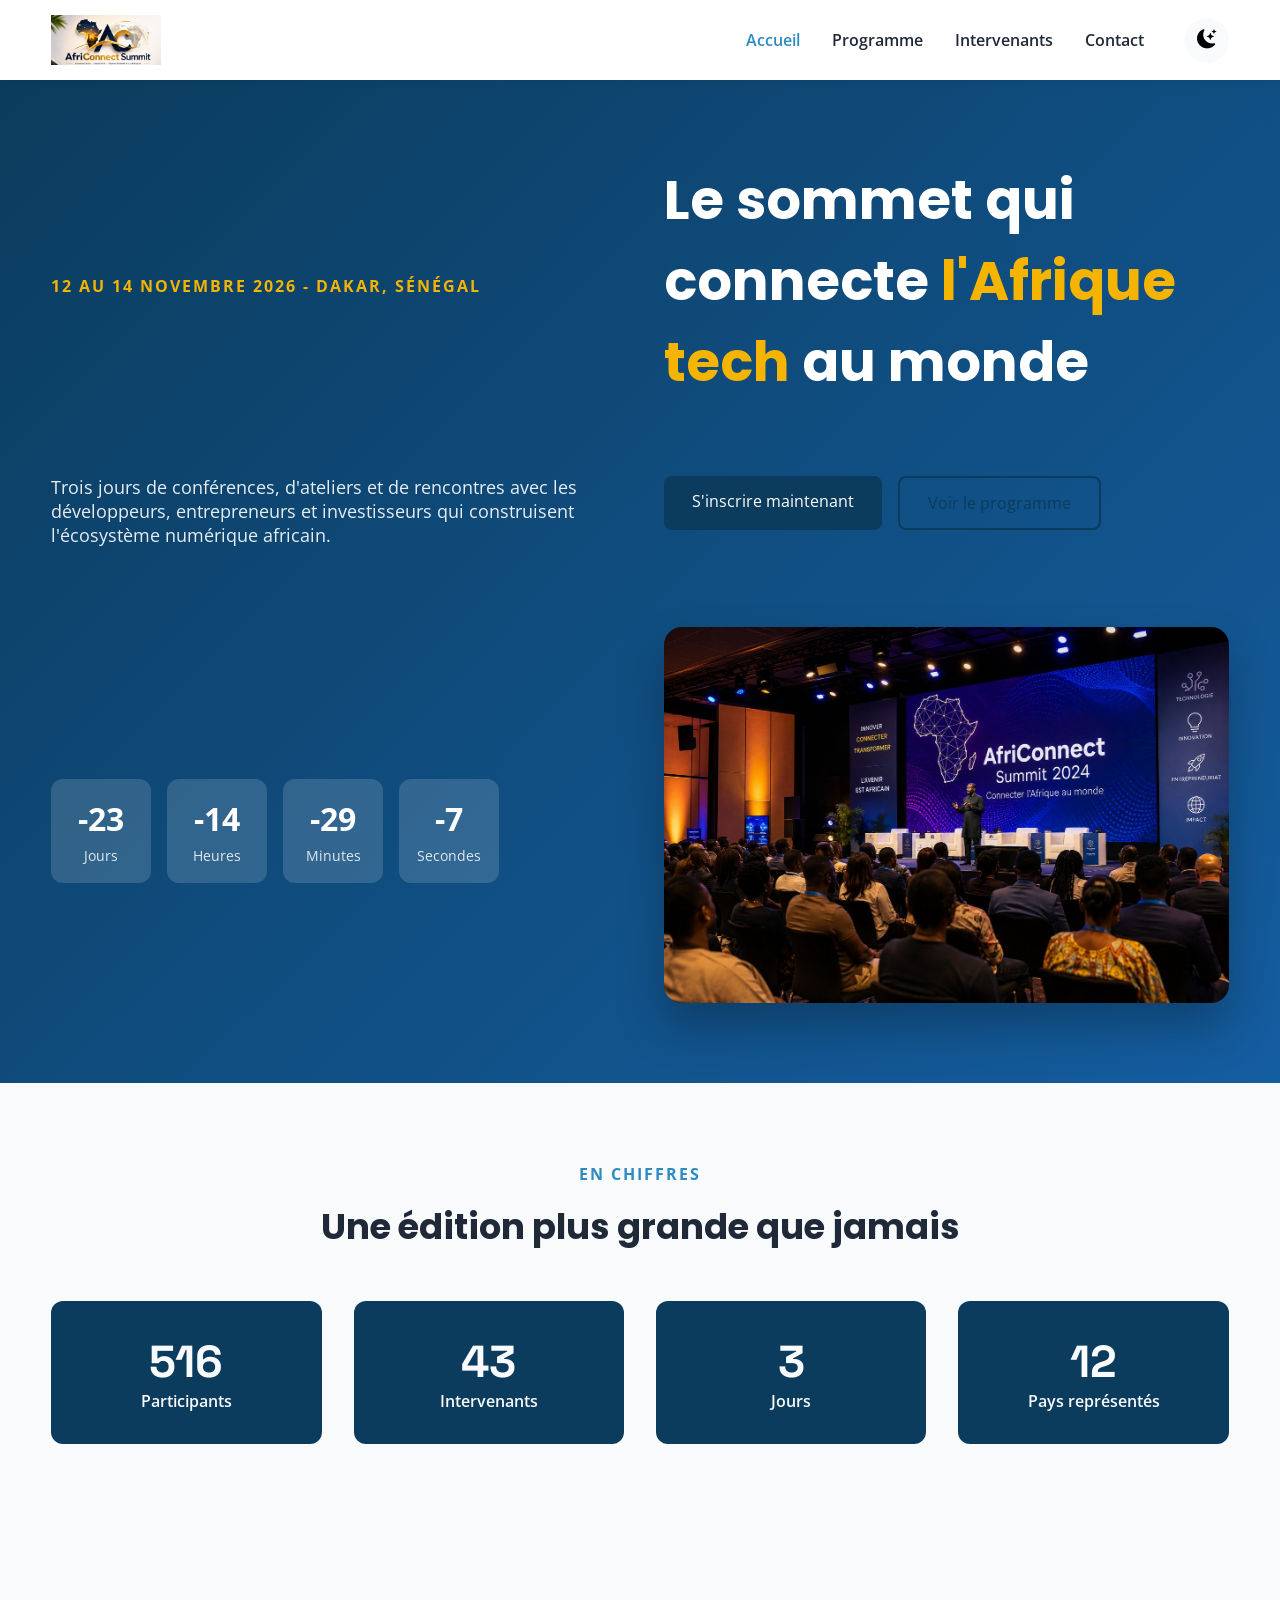
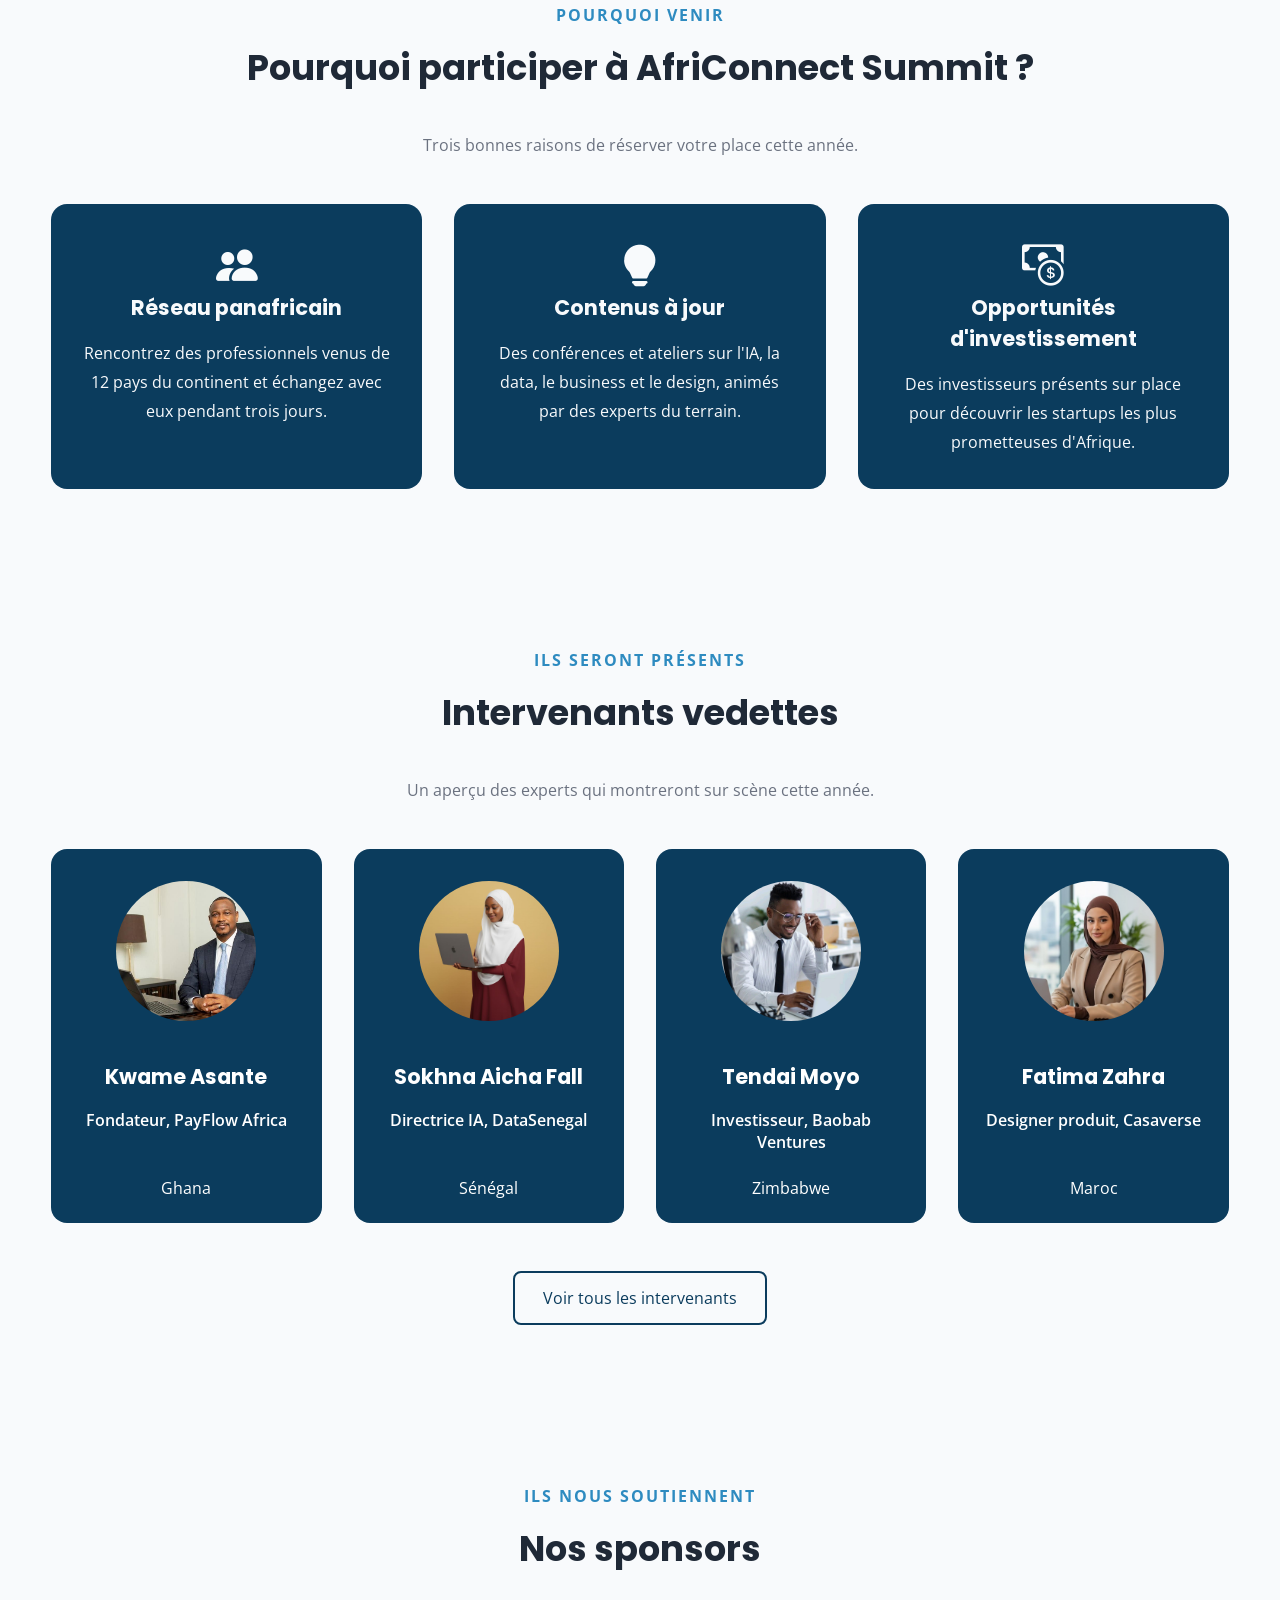
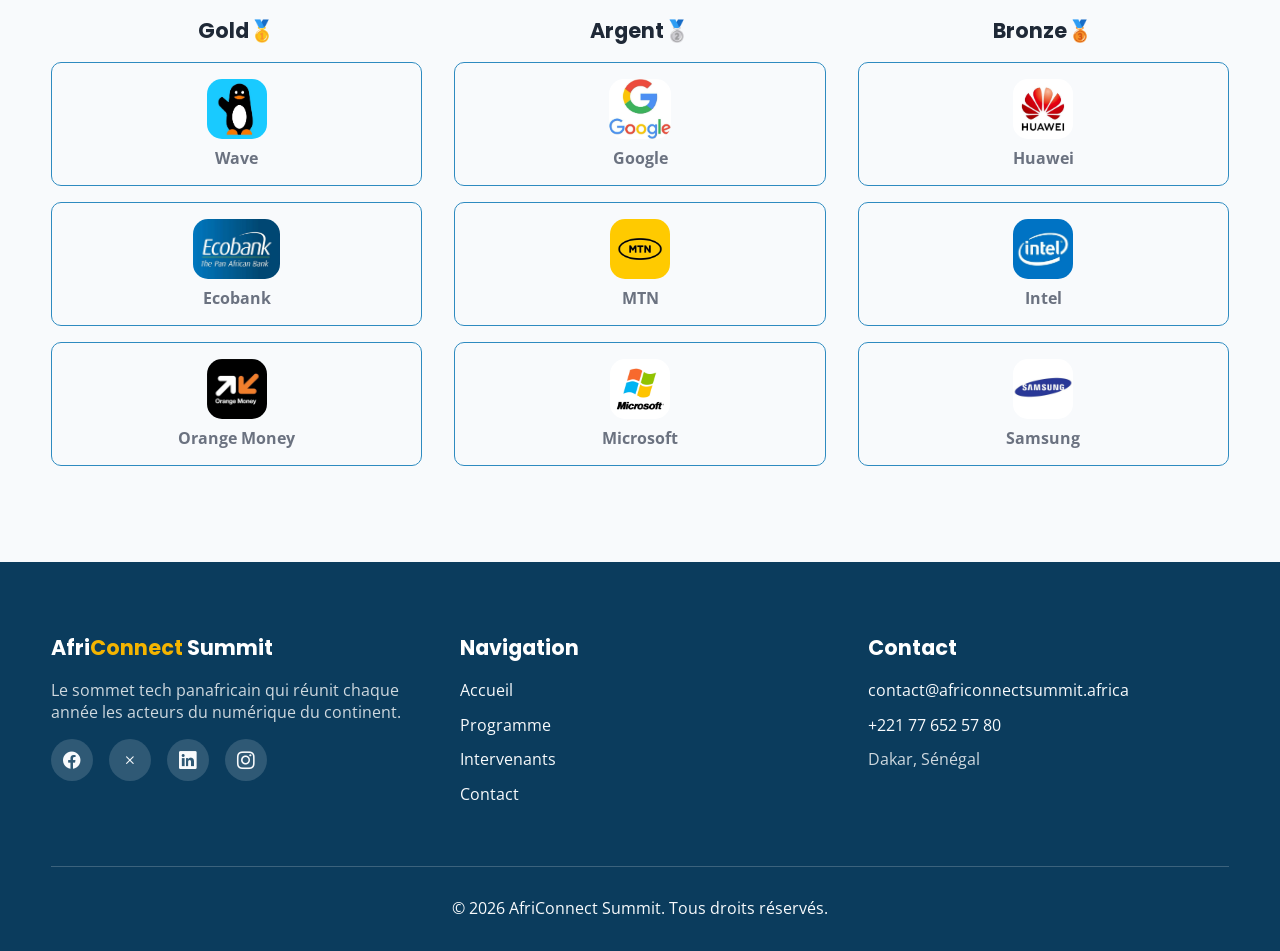
<file: index.html>
<!DOCTYPE html>
<html lang="fr">
<head>
    <meta charset="UTF-8">
    <meta name="viewport" content="width=device-width, initial-scale=1.0">
    <title>Accueil - AfriConnect Summit</title>
    <!-- Google Fonts -->
    <link rel="stylesheet" href="https://cdn.jsdelivr.net/npm/bootstrap-icons@1.13.1/font/bootstrap-icons.min.css">
    <link rel="preconnect" href="https://fonts.googleapis.com">
    <link rel="preconnect" href="https://fonts.gstatic.com" crossorigin>
    <link href="https://fonts.googleapis.com/css2?family=Open+Sans:ital,wght@0,300..800;1,300..800&family=Poppins:ital,wght@0,100;0,200;0,300;0,400;0,500;0,600;0,700;0,800;0,900;1,100;1,200;1,300;1,400;1,500;1,600;1,700;1,800;1,900&family=Space+Grotesk:wght@300..700&display=swap" rel="stylesheet">
    <!-- CSS -->
    <link rel="stylesheet" href="css/style.css">
</head>
<body>
    <!-- NAVBAR -->
    <header>
        <nav class="navbar">
            <div class="container">
                <a href="index.html">
                    <img src="images/AfriConnectSummit-logo.jpeg" alt="logo AfriConnectSummit" height="50">
                </a>

                <ul class="nav-links">
                    <li><a href="index.html" class="active">Accueil</a></li>
                    <li><a href="programme.html">Programme</a></li>
                    <li><a href="intervenants.html">Intervenants</a></li>
                    <li><a href="contact.html">Contact</a></li>
                </ul>

                <div class="nav-actions">
                    <!-- Toggle dark/light géré en js -->
                    <button class="theme-toggle" aria-label="Changer de thème">
                        <i class="bi bi-moon-stars-fill"></i>
                    </button>
                    <!-- Menu hamburger pour mobile -->
                    <button class="hamburger" aria-label="Ouvrir le menu">
                        <span></span>
                        <span></span>
                        <span></span>
                    </button>
                </div>
            </div>
        </nav>
    </header>

    <main>
        <!-- HERO -->
        <section class="hero">
            <div class="container hero-content">
                <p class="hero-eyebrow fade-in">12 au 14 novembre 2026 - Dakar, Sénégal</p>

                <h1 class="fade-in delay-1">
                    Le sommet qui connecte <span class="highlight">l'Afrique tech</span> au monde
                </h1>

                <p class="hero-subtitle fade-in delay-2">
                    Trois jours de conférences, d'ateliers et de rencontres avec les développeurs,
                    entrepreneurs et investisseurs qui construisent l'écosystème numérique africain.
                </p>
                <p class="hero-cta fade-in delay-3">
                    <a href="contact.html" class="btn btn-primary">S'inscrire maintenant</a>
                    <a href="programme.html" class="btn btn-outline">Voir le programme</a>
                </p>
                <!-- Compte à rebours mis à jour en JS chaque seconde  -->
                <div class="countdown fade-in delay-4">
                    <div class="countdown-item">
                        <span class="countdown-number" id="countdown-days">0</span>
                        <span class="countdown-label">Jours</span>
                    </div>
                    <div class="countdown-item">
                        <span class="countdown-number" id="countdown-hours">0</span>
                        <span class="countdown-label">Heures</span>
                    </div>
                     <div class="countdown-item">
                        <span class="countdown-number" id="countdown-minutes">0</span>
                        <span class="countdown-label">Minutes</span>
                    </div>
                     <div class="countdown-item">
                        <span class="countdown-number" id="countdown-seconds">0</span>
                        <span class="countdown-label">Secondes</span>
                    </div>
                </div>

                <div class="hero-image fade-in delay-5">
                    <img src="images/hero-africonnect.jpeg" alt="Conférence AfriConnect Summit">
                </div>
            </div>
        </section>

        <!-- CHIFFRES CLES -->
        <section class="key-numbers">
            <div class="container">
                <p class="section-eyebrow reveal">En chiffres</p>
                <h2 class="section-title reveal">Une édition plus grande que jamais</h2>

                <div class="stats-grid">
                    <div class="stat-card reveal zoom">
                        <span class="stat-number" data-target="1200">0</span>
                        <p class="stat-label">Participants</p>
                    </div>

                    <div class="stat-card reveal zoom">
                        <span class="stat-number" data-target="48">0</span>
                        <p class="stat-label">Intervenants</p>
                    </div>

                    <div class="stat-card reveal zoom">
                        <span class="stat-number" data-target="3">0</span>
                        <p class="stat-label">Jours</p>
                    </div>

                    <div class="stat-card reveal zoom">
                        <span class="stat-number" data-target="12">0</span>
                        <p class="stat-label">Pays représentés</p>
                    </div>
                </div>
            </div>
        </section>
        <!-- POURQUOI PARTICIPER -->
        <section class="why-participate">
            <div class="container">
                <p class="section-eyebrow reveal">Pourquoi venir</p>
                <h2 class="section-title reveal">Pourquoi participer à AfriConnect Summit ?</h2>
                <p class="section-intro reveal">
                    Trois bonnes raisons de réserver votre place cette année.
                </p>
            

                <div class="why-flex">
                    <article class="why-card reveal slide-left">
                        <i class="bi bi-people-fill why-icon"></i>
                        <h3>Réseau panafricain</h3>
                        <p>Rencontrez des professionnels venus de 12 pays du continent et échangez avec eux pendant trois jours.</p>
                    </article>
    
                    <article class="why-card reveal zoom">
                        <i class="bi bi-lightbulb-fill why-icon"></i>
                        <h3>Contenus à jour</h3>
                        <p>Des conférences et ateliers sur l'IA, la data, le business et le design, animés par des experts du terrain.</p>
                    </article>

                    <article class="why-card reveal slide-right">
                        <i class="bi bi-cash-coin why-icon"></i>
                        <h3>Opportunités d'investissement</h3>
                        <p>Des investisseurs présents sur place pour découvrir les startups les plus prometteuses d'Afrique.</p>
                    </article>
                </div>
            </div>    
        </section>
        <!-- INTERVENANTS VEDETTES -->
        <section class="featured-speakers">
            <div class="container">
                <p class="section-eyebrow reveal">Ils seront présents</p>
                <h2 class="section-title reveal">Intervenants vedettes</h2>
                <p class="section-intro reveal">Un aperçu des experts qui montreront sur scène cette année.</p>

                <div class="speakers-grid">
                    <article class="speaker-card reveal zoom">
                        <img class="speaker-photo" src="images/Fondateur.jpg" alt="Photo de Kwame Asante">
                        <div class="speaker-info">
                            <h3 class="speaker-name">Kwame Asante</h3>
                            <p class="speaker-role">Fondateur, PayFlow Africa</p>
                            <p class="speaker-country">Ghana</p>
                        </div>
                    </article>

                    <article class="speaker-card reveal zoom">
                        <img class="speaker-photo" src="images/Directrice.jpg" alt="Photo de Sokhna Aicha Fall">
                        <div class="speaker-info">
                            <h3 class="speaker-name">Sokhna Aicha Fall</h3>
                            <p class="speaker-role">Directrice IA, DataSenegal</p>
                            <p class="speaker-country">Sénégal</p>
                        </div>
                    </article>

                    <article class="speaker-card reveal zoom">
                        <img class="speaker-photo" src="images/Investisseur.jpg" alt="Photo de Tendai Moyo">
                        <div class="speaker-info">
                            <h3 class="speaker-name">Tendai Moyo</h3>
                            <p class="speaker-role">Investisseur, Baobab Ventures</p>
                            <p class="speaker-country">Zimbabwe</p>
                        </div>
                    </article>

                    <article class="speaker-card reveal zoom">
                        <img class="speaker-photo" src="images/Designer.jpg" alt="Photo de Fatima Zahra">
                        <div class="speaker-info">
                            <h3 class="speaker-name">Fatima Zahra</h3>
                            <p class="speaker-role">Designer produit, Casaverse</p>
                            <p class="speaker-country">Maroc</p>
                        </div>
                    </article>
                </div>

                <div>
                 <a href="intervenants.html" class="btn btn-outline">Voir tous les intervenants</a>
                </div>
            </div>
        </section>

        <!-- SPONSORS -->
        <section class="sponsors">
            <div class="container">
                <p class="section-eyebrow reveal">Ils nous soutiennent</p>
                <h2 class="section-title reveal">Nos sponsors</h2>

                <div class="sponsors-flex">
                    <div class="sponsor-level">
                        <h3>Gold🥇</h3>
                        <div class="sponsor-logo sponsor-gold reveal zoom">
                            <img src="images/Sponsor1.jpeg" alt="Photo de Sponsor1">
                            <p>Wave</p>
                        </div>
                      
                        <div class="sponsor-logo sponsor-gold reveal zoom">
                            <img src="images/Sponsor2.jpeg" alt="Photo de Sponsor2">
                            <p>Ecobank</p>   
                        </div>

                        <div class="sponsor-logo sponsor-gold reveal zoom">
                            <img src="images/Sponsor3.jpeg" alt="Photo de Sponsor3">
                            <p>Orange Money</p>
                        </div>
                    </div>
                
                    <div class="sponsor-level">
                        <h3>Argent🥈</h3>
                        <div class="sponsor-logo sponsor-silver reveal zoom">
                            <img src="images/Sponsor4.jpeg" alt="Photo de Sponsor4">
                            <p>Google</p>
                        </div>
                        <div class="sponsor-logo sponsor-silver reveal zoom">
                            <img src="images/Sponsor5.jpeg" alt="Photo de Sponsor5">
                            <p>MTN</p>
                        </div>

                        <div class="sponsor-logo sponsor-silver reveal zoom">
                            <img src="images/Sponsor6.jpeg" alt="Photo de Sponsor6">
                            <p>Microsoft</p>
                        </div>
                    </div>

                    <div class="sponsor-level">
                        <h3>Bronze🥉</h3>
                        <div class="sponsor-logo sponsor-bronze reveal zoom">
                            <img src="images/Sponsor7.jpeg" alt="Photo de Sponsor7">
                            <p>Huawei</p>
                        </div>
                        <div class="sponsor-logo sponsor-bronze reveal zoom">
                            <img src="images/Sponsor8.jpeg" alt="Photo de Sponsor8">
                            <p>Intel</p>
                        </div>
                        <div class="sponsor-logo sponsor-bronze reveal zoom">
                            <img src="images/Sponsor9.jpeg" alt="Photo de Sponsor9">
                            <p>Samsung</p>
                        </div>
                    </div>  
                </div>
            </div>
        </section>
    </main>
    <!-- FOOTER -->
    <footer>
        <div class="container">
            <div class="footer-flex">
                <div class="footer-col">
                    <h3>Afri<span>Connect</span> Summit</h3>
                    <p>Le sommet tech panafricain qui réunit chaque année les acteurs du numérique du continent.</p>
                    <div class="social-icons">
                        <a href="https://www.facebook.com/share/1GBBiLaqV4/?mibextid=wwXIfr" aria-label="Facebook"><i class="bi bi-facebook"></i></a>
                        <a href="https://x.com/afrikonnect2018?s=21" aria-label="X"><i class="bi bi-x"></i></a>
                        <a href="https://www.linkedin.com/company/africonnect-cargo/" aria-label="LinkedIn"><i class="bi bi-linkedin"></i></a>
                        <a href="https://www.instagram.com/afri_connect?igsh=MTlvbjR0M240ajkwMQ==" aria-label="Instagram"><i class="bi bi-instagram"></i></a>
                    </div>
                </div>

                <div class="footer-col">
                    <h3>Navigation</h3>
                    <a href="index.html">Accueil</a>
                    <a href="programme.html">Programme</a>
                    <a href="intervenants.html">Intervenants</a>
                    <a href="contact.html">Contact</a>
                </div>

                <div class="footer-col">
                    <h3>Contact</h3>
                    <a href="mailto:contact@africonnectsummit.africa">contact@africonnectsummit.africa</a>
                    <a href="tel:+221776525780">+221 77 652 57 80</a>
                    <p>Dakar, Sénégal</p>
                </div>
            </div>

            <div class="footer-bottom">
                <p>&copy; <span id="annee-actuelle">2026</span> AfriConnect Summit. Tous droits réservés.</p>
            </div>
        </div>
    </footer>

    <!-- Bouton retour en haut -->
    <button class="back-to-top" aria-label="Retour en haut">
        <i class="bi bi-arrow-up"></i>
    </button>
    <script src="js/main.js"></script>
</body>
</html>
</file>
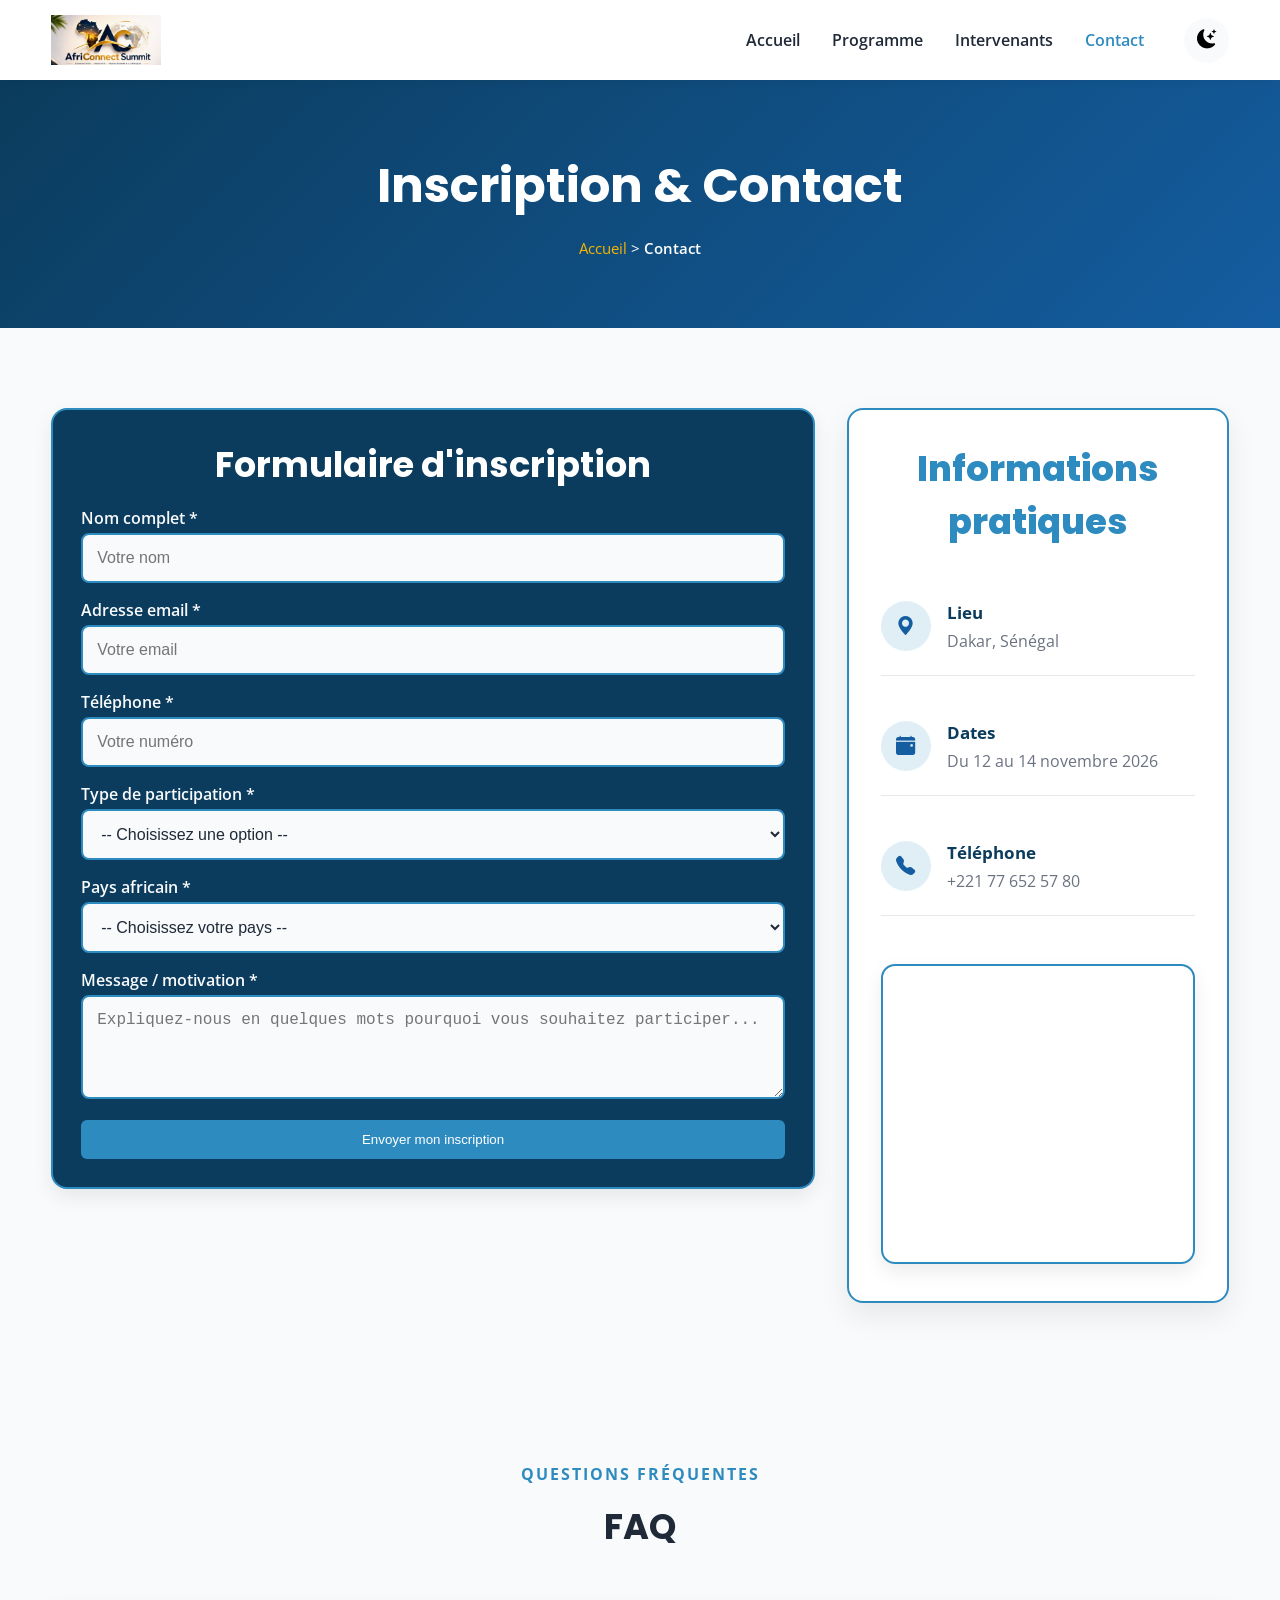
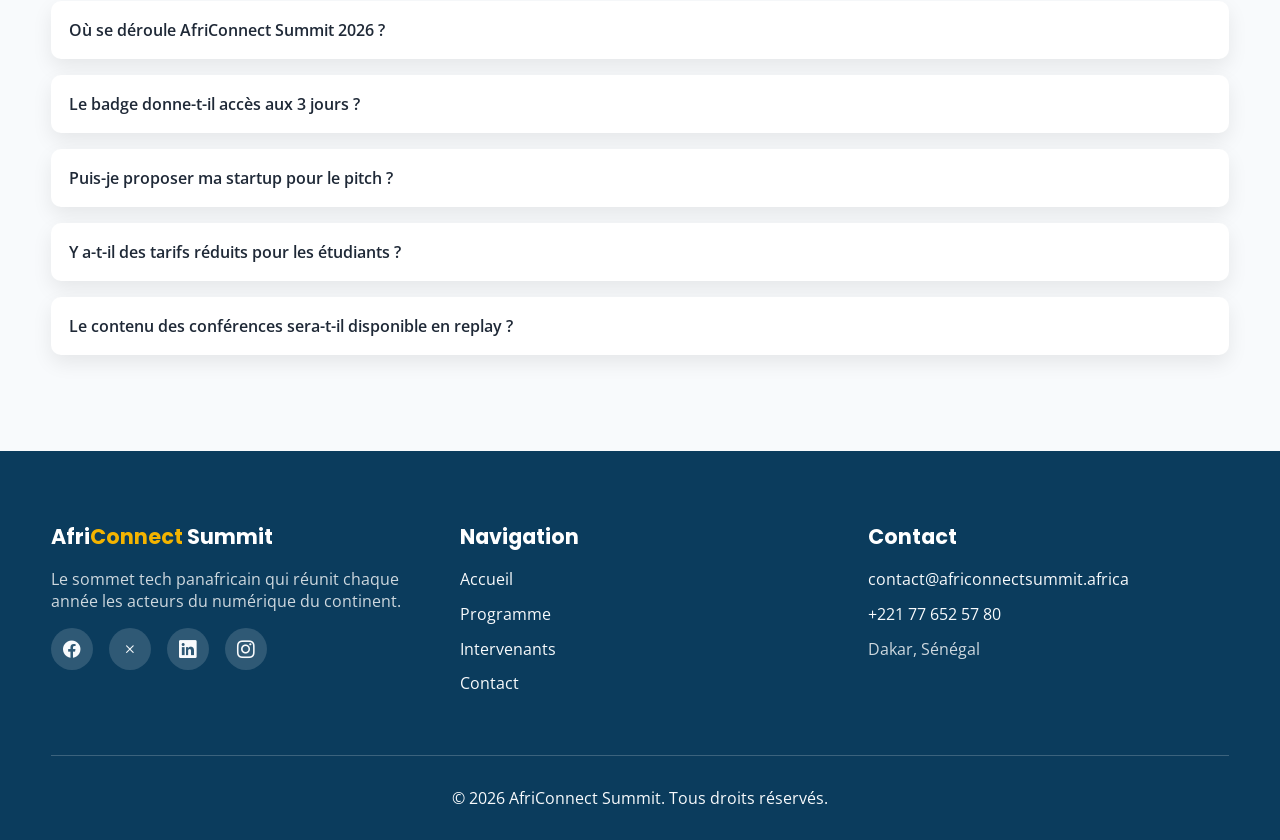
<file: contact.html>
<!DOCTYPE html>
<html lang="fr">
<head>
    <meta charset="UTF-8">
    <meta name="viewport" content="width=device-width, initial-scale=1.0">
    <title>Contact - AfriConnect Summit</title>
    <!-- Google Fonts -->
    <link rel="stylesheet" href="https://cdn.jsdelivr.net/npm/bootstrap-icons@1.13.1/font/bootstrap-icons.min.css">
    <link rel="preconnect" href="https://fonts.googleapis.com">
    <link rel="preconnect" href="https://fonts.gstatic.com" crossorigin>
    <link href="https://fonts.googleapis.com/css2?family=Open+Sans:ital,wght@0,300..800;1,300..800&family=Poppins:ital,wght@0,100;0,200;0,300;0,400;0,500;0,600;0,700;0,800;0,900;1,100;1,200;1,300;1,400;1,500;1,600;1,700;1,800;1,900&family=Space+Grotesk:wght@300..700&display=swap" rel="stylesheet">
    <!-- CSS -->
    <link rel="stylesheet" href="css/style.css">
</head>
<body>
    <!-- NAVBAR -->
    <header>
        <nav class="navbar">
            <div class="container">
                <a href="index.html">
                    <img src="images/AfriConnectSummit-logo.jpeg" alt="logo AfriConnectSummit" height="50">
                </a>

                <ul class="nav-links">
                    <li><a href="index.html">Accueil</a></li>
                    <li><a href="programme.html">Programme</a></li>
                    <li><a href="intervenants.html">Intervenants</a></li>
                    <li><a href="contact.html" class="active">Contact</a></li>
                </ul>

                <div class="nav-actions">
                    <!-- Toggle dark/light géré en js -->
                    <button class="theme-toggle" aria-label="Changer de thème">
                        <i class="bi bi-moon-stars-fill"></i>
                    </button>
                    <!-- Menu hamburger pour mobile -->
                     <button class="hamburger" aria-label="Ouvrir le menu">
                        <span></span>
                        <span></span>
                        <span></span>
                     </button>
                </div>
              </div>
        </nav>
    </header>

    <main>
        <!-- HERO INTERNE -->
        <section class="page-hero">
            <div class="container">
                <h1>Inscription & Contact</h1>
                <nav class="breadcrumb" aria-label="Fil d'Ariane">
                    <a href="index.html">Accueil</a> &gt; <span class="current">Contact</span>
                </nav>
            </div>
        </section>

        <!-- FORMULAIRE -->
        <section class="registration">
            <div class="container">
                <div class="contact-flex">

                    <!-- Colonne gauche : formulaire -->
                    <form class="contact-form" id="inscription-form" novalidate>
                        <h2>Formulaire d'inscription</h2>

                        <div class="form-group">
                            <label for="nom">Nom complet *</label>
                            <input type="text" id="nom" name="nom" placeholder="Votre nom">
                            <span class="error-message">Ce champ est requis.</span>
                        </div>

                        <div class="form-group">
                            <label for="email">Adresse email *</label>
                            <input type="email" id="email" name="email" placeholder="Votre email">
                            <span class="error-message">Ce champ est requis.</span>
                        </div>

                        <div class="form-group">
                            <label for="telephone">Téléphone *</label>
                            <input type="tel" id="telephone" name="telephone" placeholder="Votre numéro">
                            <span class="error-message">Ce champ est requis.</span>
                        </div>

                        <div class="form-group">
                            <label for="participation">Type de participation *</label>
                            <select id="participation" name="participation">
                                <option value="">-- Choisissez une option --</option>
                                <option value="visiteur">Visiteur</option>
                                <option value="intervenant">Intervenant</option>
                                <option value="sponsor">Sponsor</option>
                                <option value="presse">Presse</option>
                                <option value="startup">Startup exposante</option>
                            </select>
                            <span class="error-message">Ce champ est requis.</span>
                        </div>


                        <div class="form-group">
                            <label for="pays">Pays africain *</label>
                            <select id="pays" name="pays">
                                <option value="">-- Choisissez votre pays --</option>
                                <option value="benin">Bénin</option>
                                <option value="cameroun">Cameroun</option>
                                <option value="cote-ivoire">Côte d'Ivoire</option>
                                <option value="zimbabwe">Zimbabwe</option>
                                <option value="ghana">Ghana</option>
                                <option value="kenya">Kenya</option>
                                <option value="maroc">Maroc</option>
                                <option value="nigeria">Nigeria</option>
                                <option value="rwanda">Rwanda</option>
                                <option value="senegal">Sénégal</option>
                                <option value="tunisie">Tunisie</option>
                                <option value="afrique-sud">Afrique du Sud</option>
                            </select>
                            <span class="error-message">Ce champ est requis.</span>
                        </div>

                        <div class="form-group">
                            <label for="message">Message / motivation *</label>
                            <textarea id="message" name="message" rows="4" placeholder="Expliquez-nous en quelques mots pourquoi vous souhaitez participer..."></textarea>
                            <span class="error-message">Votre message doit contenir au moins 20 caractères.</span>
                        </div>

                        <button type="submit" class="btn btn-primary">Envoyer mon inscription</button>

                        <!-- Message de succès affiché en JS après validation -->
                        <div class="success-box" id="success-box">
                            Votre inscription a bien été envoyée ! Nous vous recontactons rapidement.
                        </div>
                    </form>

                    <!-- Colonne droite : informations pratiques -->
                    <div class="contact-info">
                        <h2>Informations pratiques</h2>
                        
                        <div class="info-item">
                            <i class="bi bi-geo-alt-fill"></i>
                            <div>
                                <strong>Lieu</strong>
                                <p>Dakar, Sénégal</p>
                            </div>
                        </div>

                        <div class="info-item">
                            <i class="bi bi-calendar-event-fill"></i>
                            <div>
                                <strong>Dates</strong>
                                <p>Du 12 au 14 novembre 2026</p>
                            </div>
                        </div>

                        <div class="info-item">
                            <i class="bi bi-telephone-fill"></i>
                            <div>
                                <strong>Téléphone</strong>
                                <p>+221 77 652 57 80</p>
                            </div>
                        </div>

                        <!-- Carte Google Maps intégrée  -->
                        <iframe src="https://www.google.com/maps/embed?pb=!1m18!1m12!1m3!1d175252.02510630243!2d-17.561034955519446!3d14.703451458086269!2m3!1f0!2f0!3f0!3m2!1i1024!2i768!4f13.1!3m3!1m2!1s0xec172f5b3c5bb71%3A0xb17c17d92d5db21f!2sDakar!5e0!3m2!1sen!2ssn!4v1783264891318!5m2!1sen!2ssn"
                           class="map-frame"
                            allowfullscreen 
                            loading="lazy" 
                            title="localisation de Dakar, Sénégal">
                        </iframe>
                    </div>

                </div>
            </div>
        </section>

        <!-- FAQ EN ACCORDEON CSS PUR -->
        <section class="faq">
            <div class="container">
                <p class="section-eyebrow reveal">Questions fréquentes</p>
                <h2 class="section-title reveal">FAQ</h2>

                <!-- Accordéon réalisé uniquement en CSS grâce à la technique du checkbox caché -->
                <div class="faq-list">

                    <div class="faq-item">
                        <input type="checkbox" id="faq1">
                        <label class="faq-question" for="faq1">Où se déroule AfriConnect Summit 2026 ?</label>
                        <p class="faq-answer">L'événement se déroule à Dakar, au Sénégal, du 12 au 14 novembre 2026.</p>
                    </div>

                    <div class="faq-item">
                        <input type="checkbox" id="faq2">
                        <label class="faq-question" for="faq2">Le badge donne-t-il accès aux 3 jours ?</label>
                        <p class="faq-answer">Oui, un seul badge d'inscription vous donne accès aux 3 jours complets de conférences et d'ateliers.</p>
                    </div>

                    <div class="faq-item">
                        <input type="checkbox" id="faq3">
                        <label class="faq-question" for="faq3">Puis-je proposer ma startup pour le pitch ?</label>
                        <p class="faq-answer">Oui, un formulaire de candidature spécifique pour les startups sera envoyé après votre inscription.</p>
                    </div>

                    <div class="faq-item">
                        <input type="checkbox" id="faq4">
                        <label class="faq-question" for="faq4">Y a-t-il des tarifs réduits pour les étudiants ?</label>
                        <p class="faq-answer">Oui, un tarif réduit est disponible sur présentation d'une carte étudiante valide à l'accueil.</p>
                    </div>

                    <div class="faq-item">
                        <input type="checkbox" id="faq5">
                        <label class="faq-question" for="faq5">Le contenu des conférences sera-t-il disponible en replay ?</label>
                        <p class="faq-answer">Les sessions principales seront filmées et mises en ligne quelques semaines après l'événement.</p>
                    </div>
                </div>
            </div>
        </section>
    </main>

     <!-- FOOTER -->
    <footer>
        <div class="container">
            <div class="footer-flex">
                <div class="footer-col">
                    <h3>Afri<span>Connect</span> Summit</h3>
                    <p>Le sommet tech panafricain qui réunit chaque année les acteurs du numérique du continent.</p>
                    <div class="social-icons">
                        <a href="https://www.facebook.com/share/1GBBiLaqV4/?mibextid=wwXIfr" aria-label="Facebook"><i class="bi bi-facebook"></i></a>
                        <a href="https://x.com/afrikonnect2018?s=21" aria-label="X"><i class="bi bi-x"></i></a>
                        <a href="https://www.linkedin.com/company/africonnect-cargo/" aria-label="LinkedIn"><i class="bi bi-linkedin"></i></a>
                        <a href="https://www.instagram.com/afri_connect?igsh=MTlvbjR0M240ajkwMQ==" aria-label="Instagram"><i class="bi bi-instagram"></i></a>
                    </div>
                </div>

                <div class="footer-col">
                    <h3>Navigation</h3>
                    <a href="index.html">Accueil</a>
                    <a href="programme.html">Programme</a>
                    <a href="intervenants.html">Intervenants</a>
                    <a href="contact.html">Contact</a>
                </div>

                <div class="footer-col">
                    <h3>Contact</h3>
                    <a href="mailto:contact@africonnectsummit.africa">contact@africonnectsummit.africa</a>
                    <a href="tel:+221776525780">+221 77 652 57 80</a>
                    <p>Dakar, Sénégal</p>
                </div>
            </div>

            <div class="footer-bottom">
                <p>&copy; <span id="annee-actuelle">2026</span> AfriConnect Summit. Tous droits réservés.</p>
            </div>
        </div>
    </footer>

    <!-- Bouton retour en haut -->
    <button class="back-to-top" aria-label="Retour en haut">
        <i class="bi bi-arrow-up"></i>
    </button>
    <script src="js/main.js"></script>
</body>
</html>
</file>
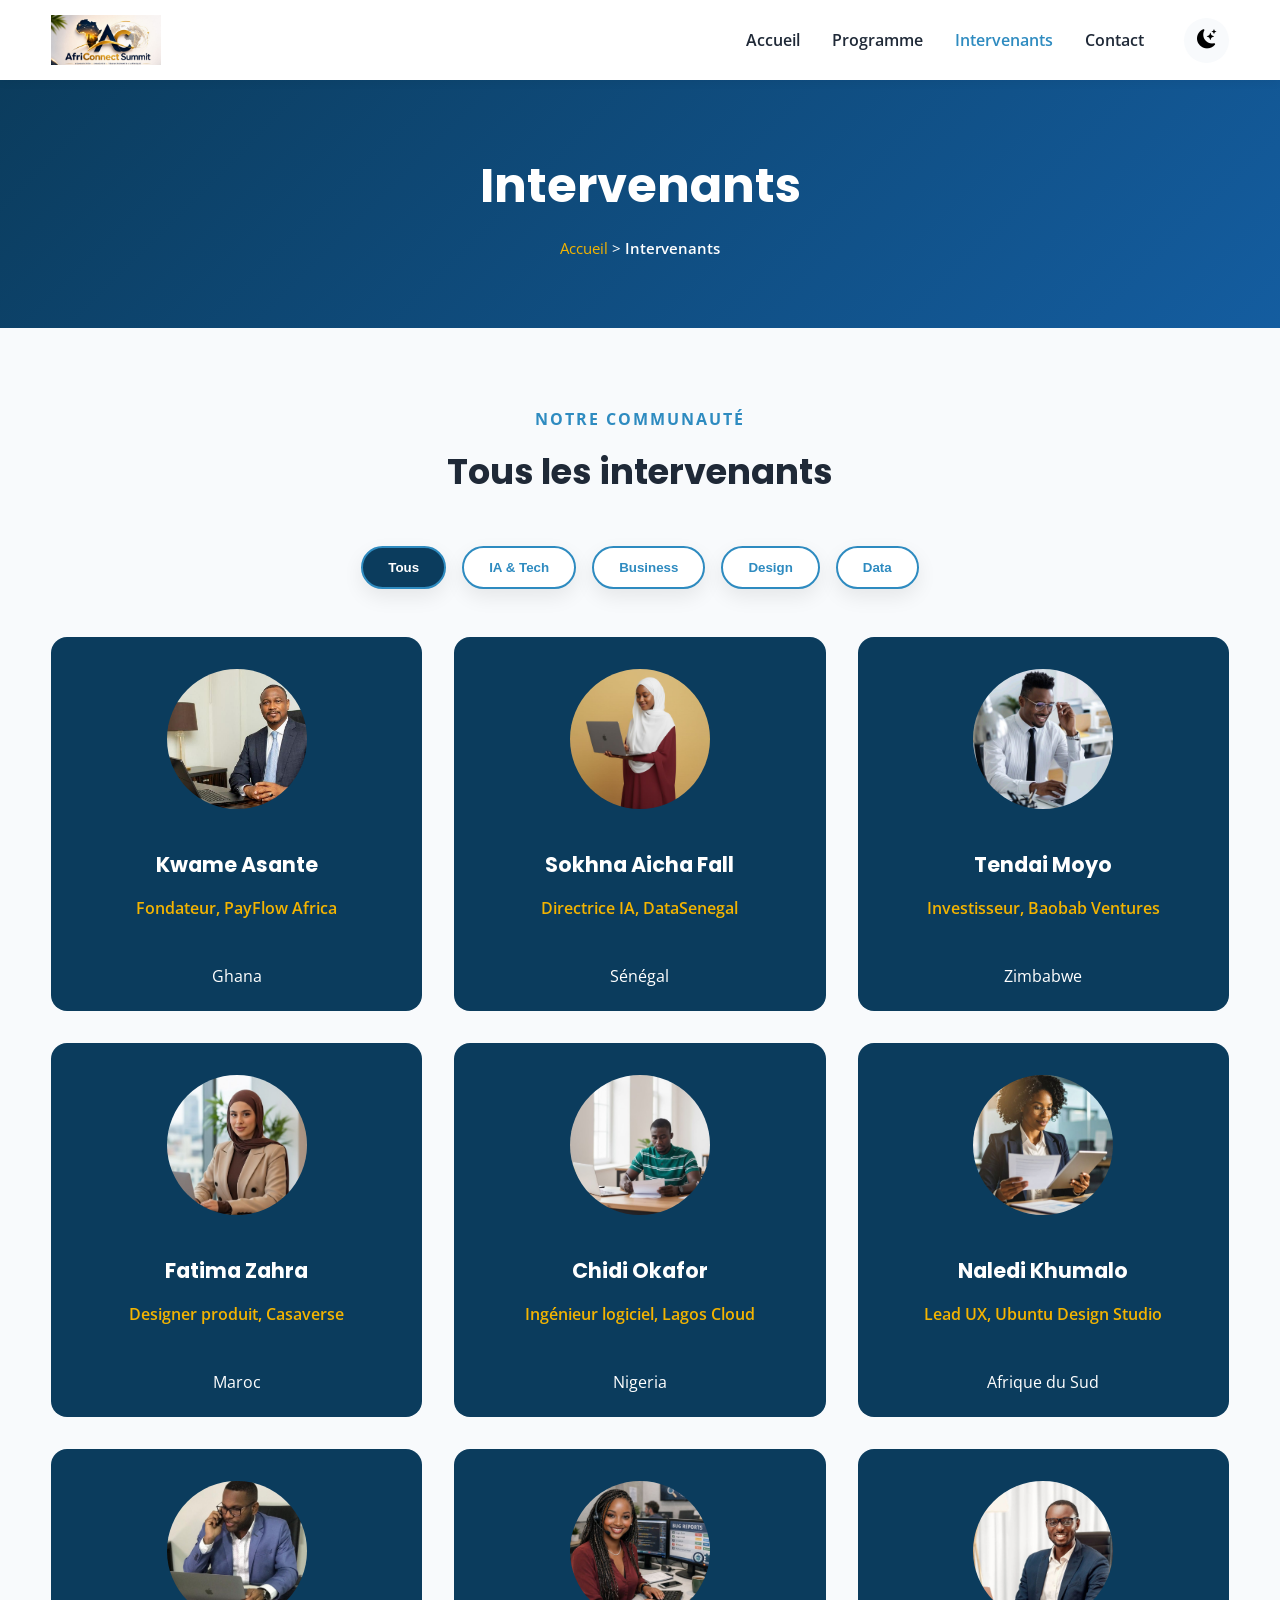
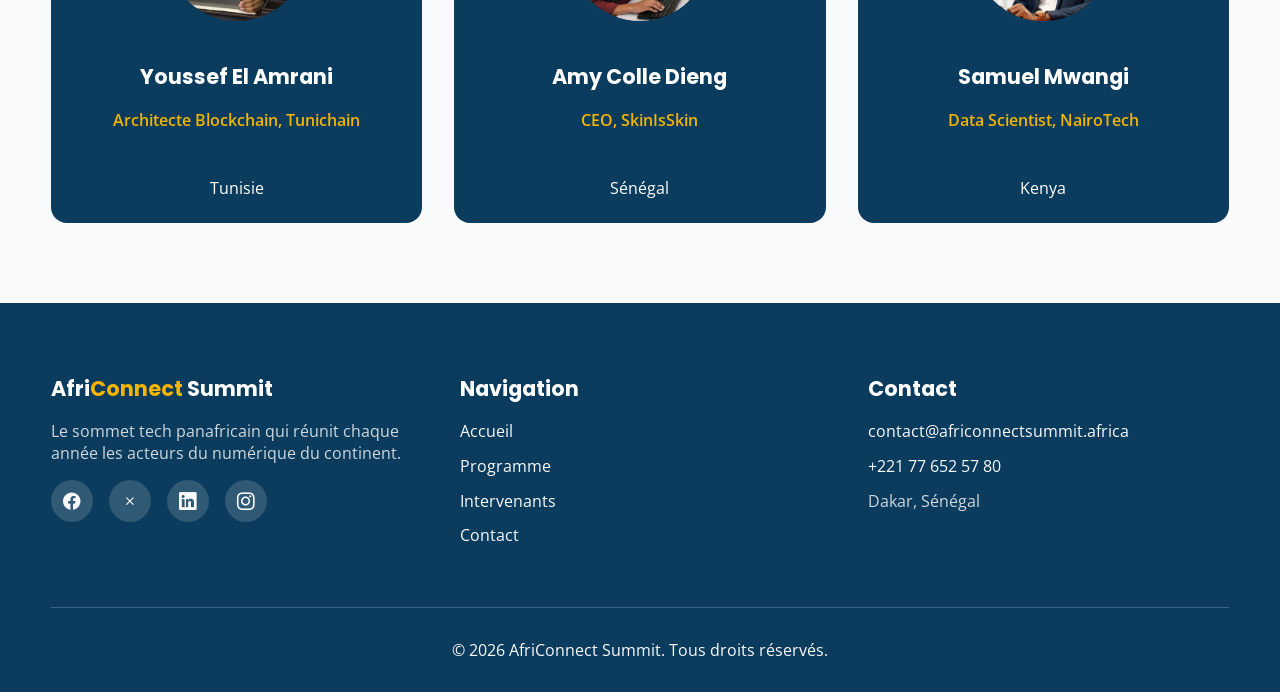
<file: intervenants.html>
<!DOCTYPE html>
<html lang="fr">
<head>
    <meta charset="UTF-8">
    <meta name="viewport" content="width=device-width, initial-scale=1.0">
    <title>Intervenants - AfriConnect Summit</title>
    <!-- Google Fonts -->
    <link rel="stylesheet" href="https://cdn.jsdelivr.net/npm/bootstrap-icons@1.13.1/font/bootstrap-icons.min.css">
    <link rel="preconnect" href="https://fonts.googleapis.com">
    <link rel="preconnect" href="https://fonts.gstatic.com" crossorigin>
    <link href="https://fonts.googleapis.com/css2?family=Open+Sans:ital,wght@0,300..800;1,300..800&family=Poppins:ital,wght@0,100;0,200;0,300;0,400;0,500;0,600;0,700;0,800;0,900;1,100;1,200;1,300;1,400;1,500;1,600;1,700;1,800;1,900&family=Space+Grotesk:wght@300..700&display=swap" rel="stylesheet">
    <!-- CSS -->
    <link rel="stylesheet" href="css/style.css">
</head>
<body>
    <!-- NAVBAR -->
    <header>
        <nav class="navbar">
            <div class="container">
                <a href="index.html">
                    <img src="images/AfriConnectSummit-logo.jpeg" alt="logo AfriConnectSummit" height="50">
                </a>

                <ul class="nav-links">
                    <li><a href="index.html">Accueil</a></li>
                    <li><a href="programme.html">Programme</a></li>
                    <li><a href="intervenants.html" class="active">Intervenants</a></li>
                    <li><a href="contact.html">Contact</a></li>
                </ul>

                <div class="nav-actions">
                    <!-- Toggle dark/light géré en js -->
                    <button class="theme-toggle" aria-label="Changer de thème">
                        <i class="bi bi-moon-stars-fill"></i>
                    </button>
                    <!-- Menu hamburger pour mobile -->
                    <button class="hamburger" aria-label="Ouvrir le menu">
                        <span></span>
                        <span></span>
                        <span></span>
                    </button>
                </div>
              </div>
        </nav>
    </header>
    <main>
        <!-- HERO INTERNE -->
        <section class="page-hero">
            <div class="container">
                <h1>Intervenants</h1>
                <nav class="breadcrumb" aria-label="Fil d'Ariane">
                    <a href="index.html">Accueil</a> &gt; <span class="current">Intervenants</span>
                </nav>
            </div>
        </section>

       <!-- FILTRAGE + GRILLE -->
        <section class="speakers-page">
            <div class="container">
                <p class="section-eyebrow reveal">Notre communauté</p>
                <h2 class="section-title reveal">Tous les intervenants</h2>
                <!-- Boutons de filtres, gérés en JS -->
                <div class="filters">
                    <button class="filter-btn active" data-filter="tous">Tous</button>
                    <button class="filter-btn" data-filter="ia-tech">IA & Tech</button>
                    <button class="filter-btn" data-filter="business">Business</button>
                    <button class="filter-btn" data-filter="design">Design</button>
                    <button class="filter-btn" data-filter="data">Data</button>
                </div>

                <div class="speakers-grid-full">
                    <article class="speaker-card-full reveal zoom" data-categorie="business">
                        <img class="speaker-photo" src="images/Fondateur.jpg" alt="Photo de Kwame Asante">
                        <div class="speaker-info">
                            <h3 class="speaker-name">Kwame Asante</h3>
                            <p class="speaker-role">Fondateur, PayFlow Africa</p>
                            <p class="speaker-country">Ghana</p>
                        </div>
                    </article>

                    <article class="speaker-card-full reveal zoom" data-categorie="ia-tech">
                        <img class="speaker-photo" src="images/Directrice.jpg" alt="Photo de Sokhna Aicha Fall">
                        <div class="speaker-info">
                            <h3 class="speaker-name">Sokhna Aicha Fall</h3>
                            <p class="speaker-role">Directrice IA, DataSenegal</p>
                            <p class="speaker-country">Sénégal</p>
                        </div>
                    </article>

                    <article class="speaker-card-full reveal zoom" data-categorie="business">
                        <img class="speaker-photo" src="images/Investisseur.jpg" alt="Photo de Tendai Moyo">
                        <div class="speaker-info">
                            <h3 class="speaker-name">Tendai Moyo</h3>
                            <p class="speaker-role">Investisseur, Baobab Ventures</p>
                            <p class="speaker-country">Zimbabwe</p>
                        </div>
                    </article>

                    <article class="speaker-card-full reveal zoom" data-categorie="design">
                        <img class="speaker-photo" src="images/Designer.jpg" alt="Photo de Fatima Zahra">
                        <div class="speaker-info">
                            <h3 class="speaker-name">Fatima Zahra</h3>
                            <p class="speaker-role">Designer produit, Casaverse</p>
                            <p class="speaker-country">Maroc</p>
                        </div>
                    </article>

                    <article class="speaker-card-full reveal zoom" data-categorie="ia-tech">
                        <img class="speaker-photo" src="images/Ingenieur.jpg" alt="Photo de Chidi Okafor">
                        <div class="speaker-info">
                            <h3 class="speaker-name">Chidi Okafor</h3>
                            <p class="speaker-role">Ingénieur logiciel, Lagos Cloud</p>
                            <p class="speaker-country">Nigeria</p>
                        </div>
                    </article>

                    <article class="speaker-card-full reveal zoom" data-categorie="design">
                        <img class="speaker-photo" src="images/Design-Studio.jpg" alt="Photo de Naledi khumalo">
                        <div class="speaker-info">
                            <h3 class="speaker-name">Naledi Khumalo</h3>
                            <p class="speaker-role">Lead UX, Ubuntu Design Studio</p>
                            <p class="speaker-country">Afrique du Sud</p>
                        </div>
                    </article>

                    <article class="speaker-card-full reveal zoom" data-categorie="data">
                        <img class="speaker-photo" src="images/Architecte.jpg" alt="Photo de Youssef El Amrani">
                        <div class="speaker-info">
                            <h3 class="speaker-name">Youssef El Amrani</h3>
                            <p class="speaker-role">Architecte Blockchain, Tunichain</p>
                            <p class="speaker-country">Tunisie</p>
                        </div>
                    </article>

                    <article class="speaker-card-full reveal zoom" data-categorie="business">
                        <img class="speaker-photo" src="images/CEO.jpg" alt="Photo de Amy Colle Dieng">
                        <div class="speaker-info">
                            <h3 class="speaker-name">Amy Colle Dieng</h3>
                            <p class="speaker-role">CEO, SkinIsSkin</p>
                            <p class="speaker-country">Sénégal</p>
                        </div>
                    </article>

                    <article class="speaker-card-full reveal zoom" data-categorie="data">
                        <img class="speaker-photo" src="images/Data.jpg" alt="Photo de Samuel Mwangi">
                        <div class="speaker-info">
                            <h3 class="speaker-name">Samuel Mwangi</h3>
                            <p class="speaker-role">Data Scientist, NairoTech</p>
                            <p class="speaker-country">Kenya</p>
                        </div>
                    </article>
                </div>
            </div>
        </section>
    </main>

    <!-- FOOTER -->
    <footer>
        <div class="container">
            <div class="footer-flex">
                <div class="footer-col">
                    <h3>Afri<span>Connect</span> Summit</h3>
                    <p>Le sommet tech panafricain qui réunit chaque année les acteurs du numérique du continent.</p>
                    <div class="social-icons">
                        <a href="https://www.facebook.com/share/1GBBiLaqV4/?mibextid=wwXIfr" aria-label="Facebook"><i class="bi bi-facebook"></i></a>
                        <a href="https://x.com/afrikonnect2018?s=21" aria-label="X"><i class="bi bi-x"></i></a>
                        <a href="https://www.linkedin.com/company/africonnect-cargo/" aria-label="LinkedIn"><i class="bi bi-linkedin"></i></a>
                        <a href="https://www.instagram.com/afri_connect?igsh=MTlvbjR0M240ajkwMQ==" aria-label="Instagram"><i class="bi bi-instagram"></i></a>
                    </div>
                </div>

                <div class="footer-col">
                    <h3>Navigation</h3>
                    <a href="index.html">Accueil</a>
                    <a href="programme.html">Programme</a>
                    <a href="intervenants.html">Intervenants</a>
                    <a href="contact.html">Contact</a>
                </div>

                <div class="footer-col">
                    <h3>Contact</h3>
                    <a href="mailto:contact@africonnectsummit.africa">contact@africonnectsummit.africa</a>
                    <a href="tel:+221776525780">+221 77 652 57 80</a>
                    <p>Dakar, Sénégal</p>
                </div>
            </div>

            <div class="footer-bottom">
                <p>&copy; <span id="annee-actuelle">2026</span> AfriConnect Summit. Tous droits réservés.</p>
            </div>
        </div>
    </footer>

    <!-- Bouton retour en haut -->
    <button class="back-to-top" aria-label="Retour en haut">
        <i class="bi bi-arrow-up"></i>
    </button>
    <script src="js/main.js"></script>
</body>
</html>
</file>
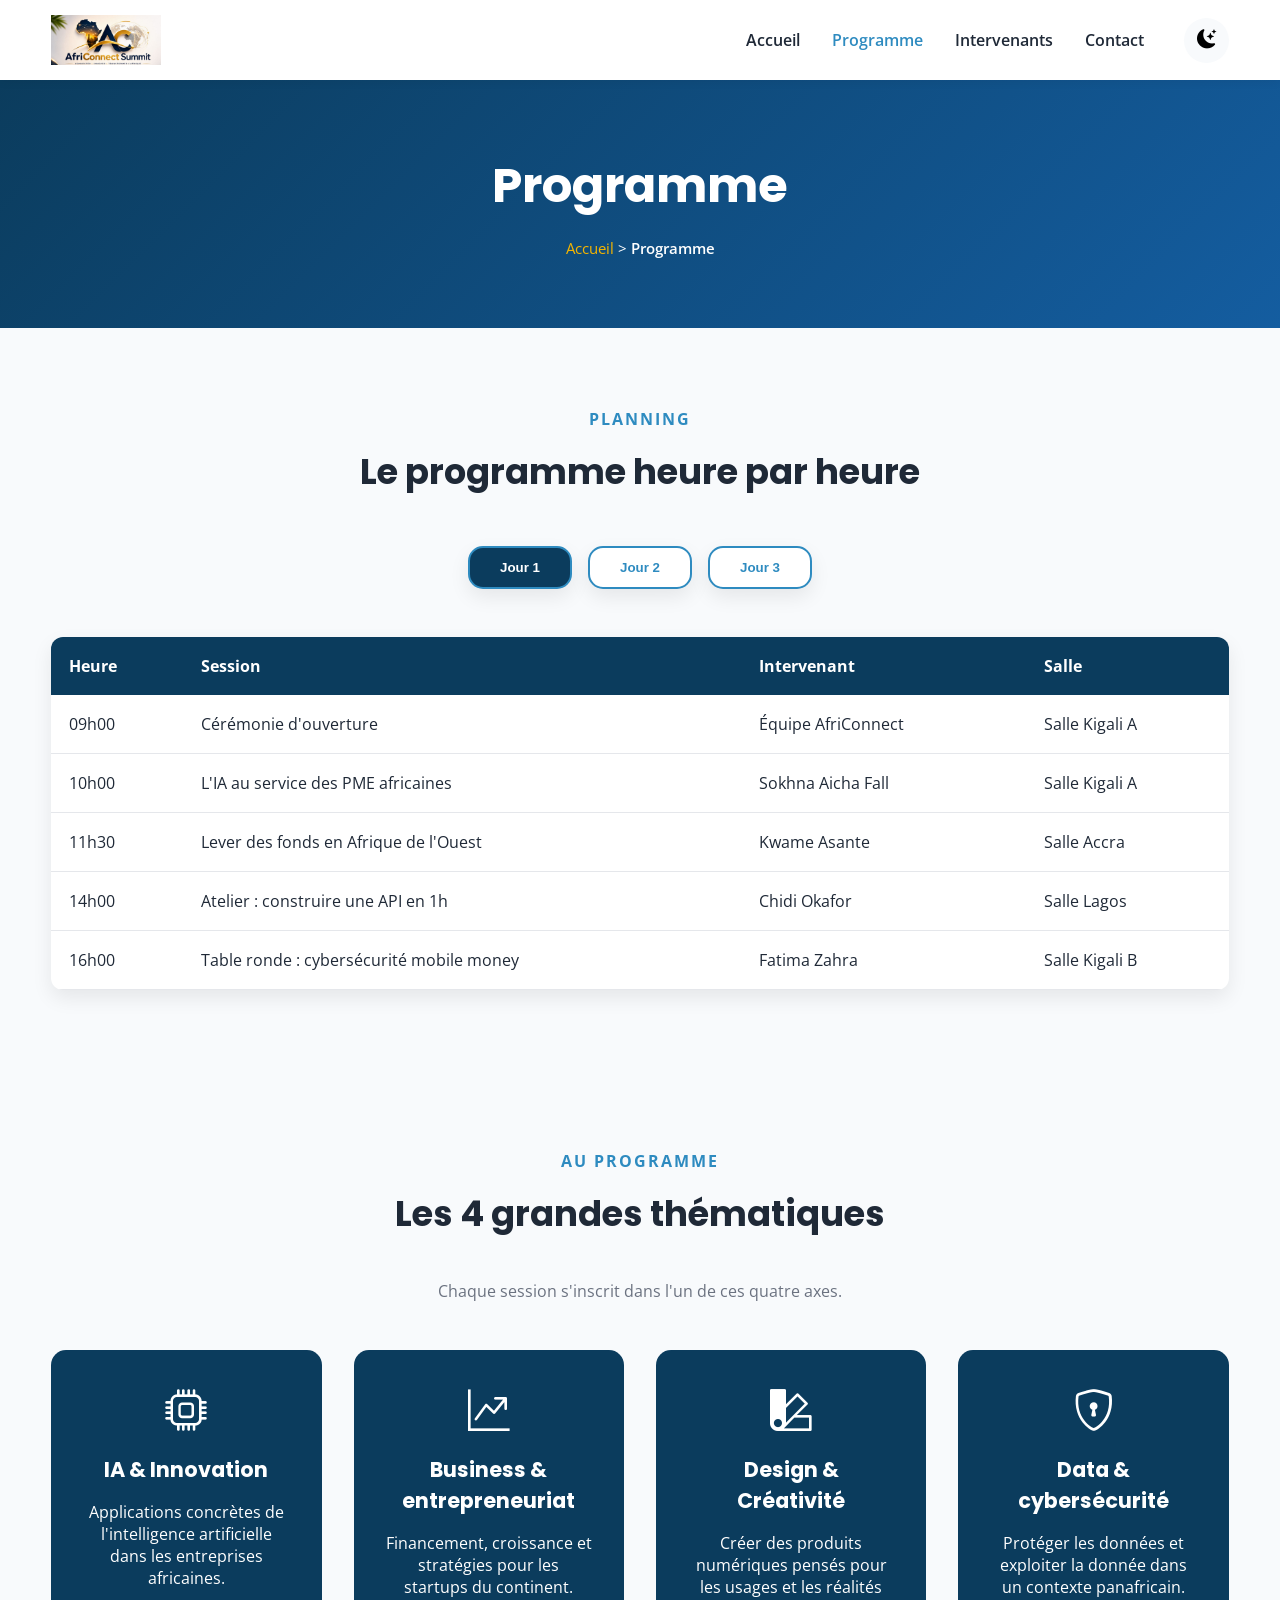
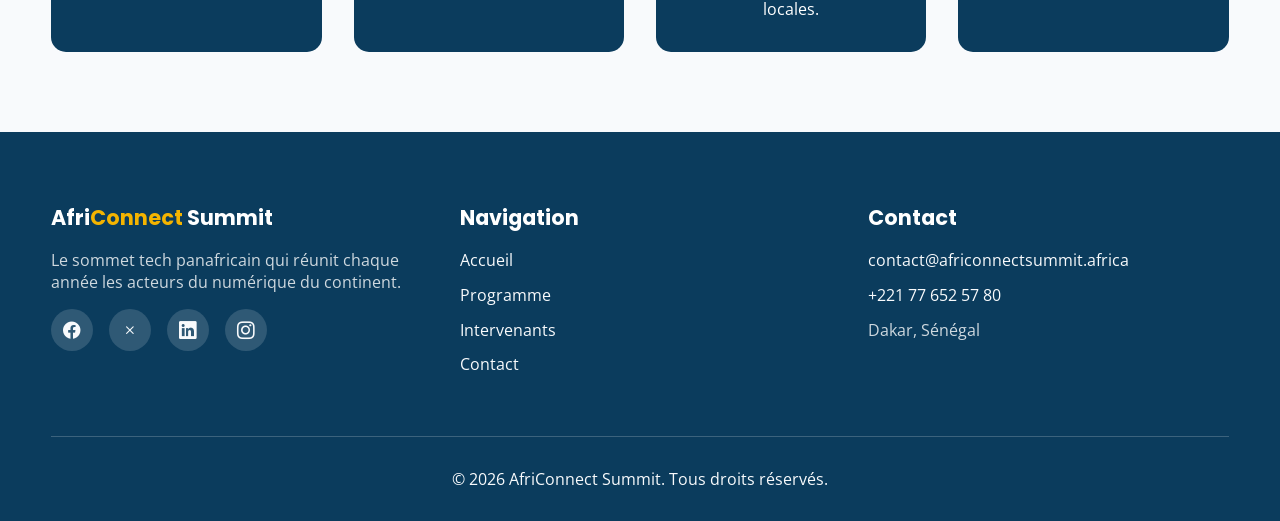
<file: programme.html>
<!DOCTYPE html>
<html lang="fr">
<head>
    <meta charset="UTF-8">
    <meta name="viewport" content="width=device-width, initial-scale=1.0">
    <title>Programme - AfriConnect Summit</title>
    <!-- Google Fonts -->
    <link rel="stylesheet" href="https://cdn.jsdelivr.net/npm/bootstrap-icons@1.13.1/font/bootstrap-icons.min.css">
    <link rel="preconnect" href="https://fonts.googleapis.com">
    <link rel="preconnect" href="https://fonts.gstatic.com" crossorigin>
    <link href="https://fonts.googleapis.com/css2?family=Open+Sans:ital,wght@0,300..800;1,300..800&family=Poppins:ital,wght@0,100;0,200;0,300;0,400;0,500;0,600;0,700;0,800;0,900;1,100;1,200;1,300;1,400;1,500;1,600;1,700;1,800;1,900&family=Space+Grotesk:wght@300..700&display=swap" rel="stylesheet">
    <!-- CSS -->
    <link rel="stylesheet" href="css/style.css">
</head>
<body>
    <!-- NAVBAR -->
    <header>
        <nav class="navbar">
            <div class="container">
                <a href="index.html">
                    <img src="images/AfriConnectSummit-logo.jpeg" alt="logo AfriConnectSummit" height="50">
                </a>

                <ul class="nav-links">
                    <li><a href="index.html">Accueil</a></li>
                    <li><a href="programme.html" class="active">Programme</a></li>
                    <li><a href="intervenants.html">Intervenants</a></li>
                    <li><a href="contact.html">Contact</a></li>
                </ul>

                <div class="nav-actions">
                    <!-- Toggle dark/light géré en js -->
                    <button class="theme-toggle" aria-label="Changer de thème">
                        <i class="bi bi-moon-stars-fill"></i>
                    </button>
                    <!-- Menu hamburger pour mobile -->
                     <button class="hamburger" aria-label="Ouvrir le menu">
                        <span></span>
                        <span></span>
                        <span></span>
                     </button>
                </div>
              </div>
        </nav>
    </header>
    <main>
        <!-- HERO INTERNE -->
        <section class="page-hero">
            <div class="container">
                <h1>Programme</h1>
                <nav class="breadcrumb" aria-label="Fil d'Ariane">
                    <a href="index.html">Accueil</a> &gt; <span class="current">Programme</span>
                </nav>
            </div>
        </section>
        <!-- ONGLETS 3 Jours -->
        <section>
            <div class="container">
                <p class="section-eyebrow reveal">Planning</p>
                <h2 class="section-title reveal">Le programme heure par heure</h2>
                <div class="tabs">
                    <button class="tab-btn active" data-tab="jour1">Jour 1</button>
                    <button class="tab-btn" data-tab="jour2">Jour 2</button>
                    <button class="tab-btn" data-tab="jour3">Jour 3</button>
                </div>

                <!-- JOUR 1 -->
                <div class="tab-panel active" id="jour1">
                    <table class="schedule-table">
                        <thead>
                            <tr>
                                <th>Heure</th>
                                <th>Session</th>
                                <th>Intervenant</th>
                                <th>Salle</th>
                            </tr>
                        </thead>
                        <tbody>
                            <tr>
                                <td>09h00</td>
                                <td>Cérémonie d'ouverture</td>
                                <td>Équipe AfriConnect</td>
                                <td>Salle Kigali A</td>
                            </tr>

                            <tr>
                                <td>10h00</td>
                                <td>L'IA au service des PME africaines</td>
                                <td>Sokhna Aicha Fall</td>
                                <td>Salle Kigali A</td>
                            </tr>

                            <tr>
                                <td>11h30</td>
                                <td>Lever des fonds en Afrique de l'Ouest</td>
                                <td>Kwame Asante</td>
                                <td>Salle Accra</td>
                            </tr>

                            <tr>
                                <td>14h00</td>
                                <td>Atelier : construire une API en 1h</td>
                                <td>Chidi Okafor</td>
                                <td>Salle Lagos</td>
                            </tr>

                            <tr>
                                <td>16h00</td>
                                <td>Table ronde : cybersécurité mobile money</td>
                                <td>Fatima Zahra</td>
                                <td>Salle Kigali B</td>
                            </tr>
                        </tbody>
                    </table>
                </div>

                <!-- JOUR 2 -->
                <div class="tab-panel" id="jour2">
                    <table class="schedule-table">
                        <thead>
                            <tr>
                                <th>Heure</th>
                                <th>Session</th>
                                <th>Intervenant</th>
                                <th>Salle</th>
                            </tr>
                        </thead>
                        <tbody>
                            <tr>
                                <td>09h30</td>
                                <td>Design inclusif pour le marché africain</td>
                                <td>Naledi Khumalo</td>
                                <td>Salle Kigali A</td>
                            </tr>

                            <tr>
                                <td>11h00</td>
                                <td>Data & agriculture de précision</td>
                                <td>Tendai Moyo</td>
                                <td>Salle Nairobi</td>
                            </tr>

                            <tr>
                                <td>13h00</td>
                                <td>Déjeuner networking</td>
                                <td>-</td>
                                <td>Terrasse</td>
                            </tr>

                            <tr>
                                <td>15h00</td>
                                <td>Pitch startups - sessions 1</td>
                                <td>10 fondateurs sélectionnés</td>
                                <td>Salle Kigali B</td>
                            </tr>

                            <tr>
                                <td>17h00</td>
                                <td>Blockchain et transferts transfrontaliers</td>
                                <td>Youssef El Amrani</td>
                                <td>Salle Accra</td>
                            </tr>
                        </tbody>
                    </table>
                </div>

                <!-- JOUR3 -->
                <div class="tab-panel" id="jour3">
                    <table class="schedule-table">
                        <thead>
                            <tr>
                                <th>Heure</th>
                                <th>Session</th>
                                <th>Intervenant</th>
                                <th>Salle</th>
                            </tr>
                        </thead>
                        <tbody>
                            <tr>
                                <td>09h30</td>
                                <td>Scaler une startup à l'échelle du continent</td>
                                <td>Chinelo Eze</td>
                                <td>Salle Kigali A</td>
                            </tr>

                            <tr>
                                <td>11h00</td>
                                <td>Femmes leaders dans la tech africaine</td>
                                <td>Naledi Khumalo</td>
                                <td>Salle Nairobi</td>
                            </tr>

                            <tr>
                                <td>13h30</td>
                                <td>Pitch startups - finale</td>
                                <td>5 finalistes</td>
                                <td>Salle Kigali B</td>
                            </tr>

                            <tr>
                                <td>15h30</td>
                                <td>L'Avenir du travail à distance en Afrique</td>
                                <td>Samuel Mwangi</td>
                                <td>Salle Lagos</td>
                            </tr>

                            <tr>
                                <td>17h30</td>
                                <td>Clôture et remise des prix</td>
                                <td>Équipe AfriConnect</td>
                                <td>Salle Kigali A</td>
                            </tr>
                        </tbody>
                    </table>
                </div>
            </div>
        </section>
        <!-- THEMATIQUES -->
        <section class="themes">
            <div class="container">
                <p class="section-eyebrow reveal">Au programme</p>
                <h2 class="section-title reveal">Les 4 grandes thématiques</h2>
                <p class="section-intro reveal">Chaque session s'inscrit dans l'un de ces quatre axes.</p>
            
                <div class="themes-grid">
                    <article class="theme-card reveal zoom">
                        <i class="bi bi-cpu"></i>
                        <h3>IA & Innovation</h3>
                        <p>Applications concrètes de l'intelligence artificielle dans les entreprises africaines.</p>
                    </article>

                    <article class="theme-card reveal zoom">
                        <i class="bi bi-graph-up-arrow"></i>
                        <h3>Business & entrepreneuriat</h3>
                        <p>Financement, croissance et stratégies pour les startups du continent.</p>
                    </article>

                    <article class="theme-card reveal zoom">
                        <i class="bi bi-palette2"></i>
                        <h3>Design & Créativité</h3>
                        <p>Créer des produits numériques pensés pour les usages et les réalités locales.</p>
                    </article>

                    <article class="theme-card reveal zoom">
                        <i class="bi bi-shield-lock"></i>
                        <h3>Data & cybersécurité</h3>
                        <p>Protéger les données et exploiter la donnée dans un contexte panafricain.</p>
                    </article>
                </div>
            </div>
        </section>
    </main>

    <!-- FOOTER -->
    <footer>
        <div class="container">
            <div class="footer-flex">
                <div class="footer-col">
                    <h3>Afri<span>Connect</span> Summit</h3>
                    <p>Le sommet tech panafricain qui réunit chaque année les acteurs du numérique du continent.</p>
                    <div class="social-icons">
                        <a href="https://www.facebook.com/share/1GBBiLaqV4/?mibextid=wwXIfr" aria-label="Facebook"><i class="bi bi-facebook"></i></a>
                        <a href="https://x.com/afrikonnect2018?s=21" aria-label="X"><i class="bi bi-x"></i></a>
                        <a href="https://www.linkedin.com/company/africonnect-cargo/" aria-label="LinkedIn"><i class="bi bi-linkedin"></i></a>
                        <a href="https://www.instagram.com/afri_connect?igsh=MTlvbjR0M240ajkwMQ==" aria-label="Instagram"><i class="bi bi-instagram"></i></a>
                    </div>
                </div>

                <div class="footer-col">
                    <h3>Navigation</h3>
                    <a href="index.html">Accueil</a>
                    <a href="programme.html">Programme</a>
                    <a href="intervenants.html">Intervenants</a>
                    <a href="contact.html">Contact</a>
                </div>

                <div class="footer-col">
                    <h3>Contact</h3>
                    <a href="mailto:contact@africonnectsummit.africa">contact@africonnectsummit.africa</a>
                    <a href="tel:+221776525780">+221 77 652 57 80</a>
                    <p>Dakar, Sénégal</p>
                </div>
            </div>

            <div class="footer-bottom">
                <p>&copy; <span id="annee-actuelle">2026</span> AfriConnect Summit. Tous droits réservés.</p>
            </div>
        </div>
    </footer>

    <!-- Bouton retour en haut -->
    <button class="back-to-top" aria-label="Retour en haut">
        <i class="bi bi-arrow-up"></i>
    </button>
    <script src="js/main.js"></script>
</body>
</html>
</file>
<file: css/style.css>
/* COMMIT 3 - Variables, reset, typographie, structure générale et navigation */

/* Variable CSS */
:root{
    --primary:#0B3C5D;
    --secondary:#145DA0;
    --accent:#2E8BC0;
    --accent-gold:#F4B400;

    --background: #F8FAFC;
    --surface:#FFFFFF;

    --text:#1F2937;
    --text-light:#6B7280;

    --border:#E5E7EB;

    --success:#22C55E;
    --danger:#EF4444;

    --shadow:0 8px 20px rgba(0,0,0,.08);
    --radius:12px;

    --transition:.3s ease;
}

/* Variables mode sombre */
[data-theme="dark"] {
    --background:#0F172A;
    --surface:#1E293B;

    --text:#F1F5F9;
    --text-light:#CBD5E1;

    --border:#334155;

    --shadow:0 10px 25px rgba(0,0,0,.35);
}

/* RESET ET BASE */

*{
    margin:0;
    padding:0;
    box-sizing: border-box;
}

body{
    font-family: "Open Sans", sans-serif;
    background: var(--background);
    color: var(--text);
    transition: background .3s,color .3s;
}

/* IMAGE */

img{
    max-width: 100%;
    display: block;
}

/* LIENS */

a{
    text-decoration: none;
    color: inherit;
}

/* LISTES */

ul{
    list-style: none;
}

/* BOUTONS */

button {
    border: none;
    background: none;
    cursor: pointer;
}

/* CONTAINER PRINCIPAL */

.container {
    width: min(1200px,92%);
    margin: auto;
}

/* TITRES */
h1,h2,h3,h4 {
    font-family: "Poppins", sans-serif;
    color: var(--text);
}

h1{
    font-size: 3rem;
}

h2{
    font-size: 2.2rem;
    margin-bottom: 1rem;
}

h3{
    font-size: 1.3rem;
}

/* PARAGRAPHES */

p{
    color: var(--text-light);
}

/* SECTIONS */

section{
    padding: 80px 0;
}

/* TITRES DES SECTIONS */

.section-eyebrow{
    color: var(--accent);
    text-transform: uppercase;
    font-weight: 700;
    letter-spacing: 2px;
    margin-bottom: .7rem;
}

.section-title{
    margin-bottom: 1rem;
}

.section-intro{
    max-width: 700px;
    margin-bottom: 3rem;
}

/* BOUTONS */
.btn{
    display: inline-block;
    padding: 14px 28px;
    border-radius: 8px;
    transition: var(--transition);
}
.btn-primary {
    background-color: var(--primary);
    color: #fff;
}
.btn-primary:hover{
    background: var(--secondary);
    transform: translateY(-2px);
}
.btn-outline{
    border: 2px solid var(--primary);
    color: var(--primary);
}
.btn-outline:hover{
    background: var(--primary);
    color: #fff;
}

/* NAVBAR */

header {
    position: sticky;
    top: 0;
    z-index: 1000;
    background: var(--surface);
    box-shadow: 0 2px 10px rgba(0, 0, 0, .05);
}
.navbar{
    padding: 15px 0;
}
.navbar .container{
    display: flex;
    align-items: center;
    justify-content: space-between;
}
.nav-links{
    display: flex;
    align-items: center;
    gap: 2rem;
    margin-left: auto;
}
.nav-links a{
    font-weight: 600;
    transition: var(--transition);
}
.nav-links a:hover{
    color: var(--accent);
}
.nav-links a.active{
    color: var(--accent);
}
.nav-actions{
    display: flex;
    align-items: center;
    gap: 15px;
    margin-left: 40px;
}

/* BOUTON THEME */
.theme-toggle{
   width: 45px;
   height: 45px;
   border-radius: 50%;
   background: var(--background);

   display: flex;
   align-items: center;
   justify-content: center;

   font-size: 1.2rem;
   transition: var(--transition);
}
.theme-toggle:hover{
    background-color: var(--accent);
    color: white;
}
 
/* COMMIT 4 - Hero, accueil, sections principales et footer */

/* HERO */
.hero {
    padding: 80px 0;
    background: linear-gradient(135deg,var(--primary),var(--secondary));
    color: #fff;
}
.hero-content{
    display: grid;
    grid-template-columns: 1fr 1fr;
    align-items: center;
    gap:3rem;
}
.hero-eyebrow {
    color: var(--accent-gold);
    font-weight: 700;
    text-transform: uppercase;
    letter-spacing: 2px;
    margin-bottom: 1rem;
}
.hero h1{
    color: #fff;
    margin-bottom: 1.5rem;
    font-size: 3.4rem;
}
.highlight{
    color: var(--accent-gold);
}
.hero-subtitle{
    color: rgba(255, 255, 255, .90);
    font-size: 1.1rem;
    margin-bottom: 2rem;
    max-width: 620px;
}
.hero-cta{
    display: flex;
    flex-wrap: wrap;
    gap:1rem;
    margin-bottom: 3rem;
}
.hero-image img{
    width: 100%;
    border-radius: 18px;
    box-shadow: 0 25px 45px rgba(0, 0, 0, .25);
}
/* COMPTE A REBOURS */
.countdown{
    display: flex;
    flex-wrap: wrap;
    gap: 1rem;
    margin-top: 2rem;
}
.countdown-item{
    width: 100px;
    background: rgba(255, 255, 255, .15);
    border-radius: 12px;
    padding: 18px;
    text-align: center;
}
.countdown-number{
    display: block;
    font-size: 2rem;
    font-weight: 700;
    color: #fff;
}
.countdown-label{
    display: block;
    color: rgba(255, 255, 255, .85);
    margin-top: .4rem;
    font-size: .9rem;
}

/* CHIFFRES CLES */
.stats-grid{
    display: grid;
    grid-template-columns: repeat(4,1fr);
    gap: 2rem;
    margin-top: 3rem;
}
.stat-card{
    background: var(--primary);
    padding: 2rem;
    border-radius: var(--radius);
    text-align: center;
    transition: var(--transition);
}
.stat-card:hover{
    transform:translateY(-8px);
    box-shadow: 0 5px 15px rgb(11, 144, 245);
}
.stat-number{
    font-size: 2.8rem;
    font-weight: 700;
    color: var(--background);
    font-family: "Space Grotesk", sans-serif;
}
.stat-label{
    font-weight: 600;
    color: var(--background);
}
.section-eyebrow{
    text-align: center;
    margin-bottom: 15px;
}
.section-title{
    text-align: center;
    margin-bottom: 40px;
}

/* POURQUOI PARTICIPER */
.why-flex{
    display: grid;
    grid-template-columns: repeat(3,1fr);
    gap: 2rem;
    margin-top: 3rem;   
}
.why-card{
    background: var(--primary);
    border-radius: 16px;
    padding: 2rem;
    text-align: center;
    transition: var(--transition);
}
.why-card:hover{
    transform: translateY(-8px);
    box-shadow: 0 5px 15px rgb(11, 144, 245);
}
.why-icon{
    font-size: 2.6rem;
    color: var(--background);
}
.why-card h3{
    margin-bottom: 1rem;
    color: var(--background);
}
.why-card p{
    line-height: 1.8;
    color: var(--background);
}
.section-intro{
    text-align: center;
    margin: auto;
}

/* INTERVENANT VEDETTES */
.featured-speakers{
    padding: 80px 0;
}
.speakers-grid{
    display: grid;
    grid-template-columns: repeat(4,1fr);
    gap: 2rem;
    margin: 3rem 0;
}
.speaker-card{
    background: var(--primary);
    border-radius: 16px;
    overflow: hidden;
    text-align: center;
    transition: var(--transition);
}
.speaker-card:hover{
    transform: translateY(-8px);
    box-shadow: 0 5px 15px rgb(11, 144, 245);
}
.speaker-photo{
    width: 140px;
    height: 140px;
    border-radius: 50%;
    object-fit: cover;
    display: block;
    margin: 2rem auto 1rem;
}
.speaker-info{
    padding: 1.5rem;
}
.speaker-name{
    margin-bottom: .5rem;
    color: #fff;
    min-height: 40px;
}
.speaker-role{
    font-weight: 600;
    margin-bottom: .5rem;
    color: #fff;
    min-height: 60px;
}
.speaker-country{
    color: #fff;
}
.featured-speakers .btn{
    display: block;
    width: max-content;
    margin: 2rem auto 0;
}

/* SPONSORS */
.sponsors{
    padding: 80px 0;
}
.sponsors-flex{
    display: flex;
    gap: 2rem;
}
.sponsor-level{
    flex: 1;
    text-align: center;
    display: flex;
    flex-direction: column;   
}
.sponsor-level h3{
    margin-bottom: 1rem;  
}
.sponsor-logo{
    border: 1px solid var(--accent);
    border-radius: 10px;
    padding: 1rem;
    margin-bottom: 1rem;
    transition: var(--transition);
}
.sponsor-logo:hover{
    transform: translateY(-10px);
    background-color: var(--primary);
    box-shadow: 0 5px 15px rgb(11, 144, 245);
}
.sponsor-logo:hover p{
    color: #fff;
}
.sponsor-logo img{
    height: 60px;
    width: auto;
    margin: 0 auto 0.5rem;
    border-radius: 15px;
}
.sponsor-logo p{
  font-weight: 700;
}

/* FOOTER */
footer{
    background: var(--primary);
    color: #fff;
    padding: 70px 0 25px;
}
.footer-flex{
    display: grid;
    grid-template-columns: repeat(3,1fr);
    gap: 3rem;
    margin-bottom: 3rem;
}
.footer-col h3{
    color: #fff;
    margin-bottom: 1rem;
}
.footer-col p{
    color: rgba(255, 255, 255, .8);
    margin-bottom: 1rem;
}
.footer-col a{
    display: block;
    width: fit-content;
    color: var(--background);
    margin-bottom: .8rem;
    transition: var(--transition);
}
.footer-col a:hover{
    color: var(--accent-gold);
}
.footer-col span{
   color: var(--accent-gold);  
}
/* RESEAUX SOCIAUX */
.social-icons{
    display: flex;
    gap: 1rem;
    margin-top: 1rem;
}
.social-icons a{
    width: 42px;
    height: 42px;
    border-radius: 50%;
    background: rgba(255, 255, 255, .15);

    display: flex;
    align-items: center;
    justify-content: center;

    font-size: 1.1rem;
    transition: var(--transition);
}
.social-icons a:hover{
    color: var(--background);
    transform: translateY(-4px);
}
/* BAS DU FOOTER */
.footer-bottom{
    border-top: 1px solid rgba(255, 255, 255, .2);
    padding-top: 1.5rem;
    text-align: center;
}
.footer-bottom p{
    color: var(--background);
    margin: .4rem 0;
}

/* COMMIT 5 - CSS des pages Programme, Intervenants, Contact et Responsive(Mobile, tablette, desktop)*/

/* HERO DES PAGES INTERNES */
.page-hero{
    padding: 70px 0;
    background: linear-gradient(135deg, var(--primary),var(--secondary));
    color: #fff;
    text-align: center;
}
.page-hero h1{
    color: #fff;
    margin-bottom: 1rem;
}
.breadcrumb{
    font-size: .95rem;
}
.breadcrumb a{
    color: var(--accent-gold);
}
.breadcrumb .current{
    color: #fff;
    font-weight: 600;
}

/* ONGLETS JOURS */

.tabs{
    display: flex;
    justify-content: center;
    gap: 1rem;
    margin: 3rem 0;
    flex-wrap: wrap;
}
.tab-btn {
    padding: 12px 30px;
    border: 2px solid var(--accent);
    border-radius: 15px;
    background: var(--surface);
    cursor: pointer;
    font-weight: 600;
    box-shadow: var(--shadow);
    transition: var(--transition);
    color: var(--accent);
}
.tab-btn:hover{
    background: var(--accent);
    color: #fff;
}
.tab-btn.active{
    background: var(--primary);
    color: #fff;
}

/* CONTENU DES ONGLETS */
.tab-panel{
    display: none;
}
.tab-panel.active{
    display: block;
}

/* TABLEAU DU PROGRAMME */
.schedule-table{
    width: 100%;
    border-collapse: collapse;
    margin-top: 2rem;
    background: var(--surface);
    border-radius: 12px;
    overflow: hidden;
    box-shadow: var(--shadow);
}
.schedule-table th{
    background: var(--primary);
    color: #fff;
    padding: 18px;
    text-align: left;
}
.schedule-table td{
    padding: 18px;
    border-bottom: 1px solid var(--border);
}
.schedule-table tbody tr{
    transition: var(--transition);
}
.schedule-table tbody tr:hover{
    background: rgba(46, 141, 192, 0.121);
}

/* THEMATIQUES */
.themes-grid{
    display: grid;
    grid-template-columns: repeat(4,1fr);
    gap: 2rem;
    margin-top: 3rem;
}
.theme-card{
    background: var(--primary);
    padding: 2rem;
    color: #fff;
    text-align: center;
    border-radius: 15px;
    transition: var(--transition);
}
.theme-card:hover{
    transform: translateY(-8px);
    box-shadow: 0 5px 15px rgb(11, 144, 245);
}
.theme-card i{
    font-size: 2.6rem;
    margin-bottom: 1rem;
    display: block;
}
.theme-card h3{
    margin-bottom: 1rem;
    color: #fff;
}
.theme-card p{
    color: #fff;
}

/* PAGE INTERVENANTS */
.speakers-page{
    padding: 80px 0;
}
/* Boutons de filtre */
.filters{
    display: flex;
    justify-content: center;
    flex-wrap: wrap;
    gap: 1rem;
    margin: 3rem 0;
}
.filter-btn{
    padding: 12px 25px;
    border:  2px solid var(--accent);
    border-radius: 30px;
    background: var(--surface);
    color: var(--accent);
    font-weight: 600;
    box-shadow: var(--shadow);
    cursor: pointer;
    transition: var(--transition);
}
.filter-btn:hover{
    background: var(--accent);
    color: #fff;
}
.filter-btn.active{
    background: var(--primary);
    color: #fff;
}

/* GRILLE DES INTERVENANTS */
.speakers-grid-full{
    display: grid;
    grid-template-columns: repeat(3,1fr);
    gap: 2rem;
}
.speaker-card-full{
    background: var(--primary);
    border-radius: 16px;
    overflow: hidden;
    transition: var(--transition);
}
.speaker-card-full:hover{
    transform: translateY(-8px);
    box-shadow: 0 5px 15px rgb(11, 144, 245);
}
.speaker-card-full .speaker-info{
   padding: 1.5rem;
   text-align: center;
}
.speaker-card-full .speaker-name{
    margin-bottom: .5rem;
}
.speaker-card-full .speaker-role{
    color: var(--accent-gold);
    margin-bottom: .5rem;
}

/* PAGE CONTACT */
.registration{
    padding: 80px 0;
}
.contact-flex{
    display: grid;
    grid-template-columns: 2fr 1fr;
    gap: 2rem;
    align-items: start;
}
/* FORMULAIRE */
.contact-form{
    background: var(--primary);
    padding: 28px;
    border-radius: 16px;
    box-shadow: var(--shadow);
    border:  2px solid var(--accent);
    color: #fff;
}
.form-group{
    margin-bottom: 1rem;
}
.form-group label{
    display: block;
    margin-bottom: .25rem;
    font-weight: 600;
    color: var(--background);
}
.form-group input,
.form-group select,
.form-group textarea{
    width: 100%;
    padding: 14px;
    border:  2px solid var(--accent);
    border-radius: 8px;
    outline: none;
    background: var(--background);
    color: var(--text);
    transition: var(--transition);
    font-size: 1rem;
}
.form-group input:focus,
.form-group select:focus,
.form-group textarea:focus{
    border-color: var(--accent);
    padding: 10px 12px;
}
.form-group textarea{
    resize: vertical;
}
.contact-form h2{
    color: #fff;
    text-align: center;
}
.form-group p{
    color: #fff;
}
.contact-form .btn-primary {
  width: 100%;
  background: var(--accent);
  color: #fff;
  border: none;
  padding: 12px;
  border-radius: 6px;
  cursor: pointer;
}


/* INFORMATIONS PRATIQUES */
.contact-info{
    background: var(--surface);
    padding: 2rem;
    border-radius: 16px;
    border:  2px solid var(--accent);
    box-shadow: 0 12px 30px rgba(0, 0, 0, .08);
}
.contact-info h2{
    color: var(--accent);
    text-align: center;
    font-size: 2.2rem;
    font-weight: 800;
    margin-bottom: 2rem;
    position: relative;
}
.info-item{
    display: flex;
    align-items: flex-start;
    gap: 1rem;
    padding: 1.3rem 0;
    margin-bottom: 1.5rem;
    border-bottom: 1px solid var(--border);
}
.info-item i{
   width: 50px;
   height: 50px;
   min-width: 50px;
   display: flex;
   justify-content: center;
   background: rgba(46, 139, 192, .15);
   color: var(--secondary);
   border-radius: 50%;
   align-items: center;
   font-size: 1.2rem;
   flex-shrink: 0;

}
.info-item  strong{
    display: block;
    margin-bottom: .3rem;
    color: var(--primary);
    font-size: 1.05rem;
}
.info-item p{
    color: var(--text-light);
    line-height: 1.6rem;
}

/* GOOGLE MAPS */
.map-frame{
    width: 100%;
    height: 300px;
    border: 2px solid var(--accent);
    border-radius: 14px;
    margin-top: 1.5rem;
    box-shadow: var(--shadow);
}

/* FAQ */
.faq-list{
    margin-top: 3rem;
}
.faq-item{
    background: var(--surface);
    border-radius: 10px;
    margin-bottom: 1rem;
    overflow: hidden;
    box-shadow: var(--shadow);
}
.faq-item input{
    display: none;
}
.faq-question{
    display: block;
    padding: 18px;
    font-weight: 600;
    cursor: pointer;
    transition: var(--transition);
}
.faq-answer{
    max-height: 0;
    overflow: hidden;
    padding: 0 18px;
    transition: max-height .4s ease,padding .4s ease;
}
.faq-item input:checked ~ .faq-answer{
    max-height: 200px;
    padding: 18px;   
}
.faq-item input:checked ~ .faq-question{
   background: var(--accent);
   color: #fff;   
}

/* RESPONSIVE */

/* Desktop(+1200px) */
@media (max-width:1200px){
    .hero-content{
        grid-template-columns: 1fr;
        text-align: center;
    }
    .hero-cta{
        justify-content: center;
    }
    .hero-subtitle{
        margin-left: auto;
        margin-right: auto;
        text-align: center;
    }
    .countdown{
        justify-content: center;
    }
    .stats-grid{
        grid-template-columns: repeat(2,1fr);
    }
    .why-flex{
        grid-template-columns: repeat(2,1fr);
    }
    .speakers-grid{
        grid-template-columns: repeat(2,1fr);
    }
    .themes-grid{
        grid-template-columns: repeat(2,1fr);
    }
    .speakers-grid-full{
     grid-template-columns: repeat(2,1fr);
    }
    .contact-flex{
        grid-template-columns: repeat(2,1fr);
    }
    .footer-flex{
        grid-template-columns: repeat(2,1fr);
    }
}

/* Tablette (768px) */
@media(max-width:768px) {
    section{
        padding: 50px 0;
    }
    h1{
        font-size: 2.2rem;
    }
    h2,.section-title{
        font-size: 1.7rem;
    }
    /* NAVBAR menu hamburger */
    .hamburger{
        display: flex;
    }
    .nav-links{
        position: absolute;
        top: 100%;
        left: 0;
        right: 0;
        flex-direction: column;
        align-items: flex-start;
        gap: 0;
        background: var(--surface);
        box-shadow: var(--shadow);
        max-height: 0;
        overflow: hidden;
        transition: max-height .35s ease;
    }
    .nav-links.active{
        max-height: 400px;           
    }
    .nav-links li{
        width: 100%;
    }
    .nav-links a{
        display: block;
        padding: 16px 24px;
        border-bottom: 1px solid var(--border);
    }
    .nav-actions{
        margin-left: auto;
    }
    /* HERO */
    .hero{
        padding: 60px 0;
    }
    .hero h1{
        font-size: 2.4rem;
    }
    .hero-subtitle{
        margin-left: auto;
        margin-right: auto;
        text-align: center;
    }
    .hero-cta{
        flex-direction: column;
        align-items: stretch;
    }
    .hero-cta .btn{
        text-align: center;
    }
    .countdown-item{
        width: 75px;
        padding: 12px;
    }
    .countdown-number{
        font-size: 1.5rem;
    }
    /* GRILLES colonne */
    .stats-grid,
    .why-flex,
    .speakers-grid,
    .themes-grid,
    .speakers-grid-full,
    .footer-flex{
        grid-template-columns: 1fr;
    }
    /* SPONSORS */
    .sponsors-flex{
        flex-direction: column;
        gap: 3rem;
    }
    /* ONGLETS PROGRAMME */
    .tabs{
        flex-direction: column;
        align-items: stretch;
    }
    .tab-btn{
        width: 100%;
        text-align: center;
    }
   .schedule-table thead{
        display: none;
   }
   .schedule-table,
   .schedule-table tbody{
        display: block;
        width: 100%;
   }
   .schedule-table tr:active,
   .schedule-table tr:active td{
    background: rgba(46, 141, 192, 0.121);
   }
   .schedule-table tr{
     display: block;
     width: 100%;
     margin-bottom: 1.2rem;
     border-radius: 10px;
     box-shadow: var(--shadow);
     border: 1px solid var(--border);
     overflow: hidden;
     box-sizing: border-box;
   }
   .schedule-table td{
        display: block;
        width: 100%;
        box-sizing: border-box;
        padding: 10px 14px 10px 130px;
        position: relative;
        white-space: normal;
        overflow-wrap: anywhere;
        word-break: break-word;
        border-bottom: 1px solid var(--border);
        background: var(--surface);
   }
   .schedule-table td:last-child{
        border-bottom: none;
   }
   .schedule-table td::before{
        position: absolute;
        left: 14px;
        top: 10px;
        font-weight: 700;
        color: var(--primary);
   }
   .schedule-table td:nth-child(1)::before{content: "Heure :";}
   .schedule-table td:nth-child(2)::before{content: "Session :";}
   .schedule-table td:nth-child(3)::before{content: "Intervenant :";}
   .schedule-table td:nth-child(4)::before{content: "Salle :"; }

    /* FILTRES INTERVENANTS */
    .filters{
        justify-content: center;
        flex-wrap: wrap;
        gap: .6rem;
    }
    .filter-btn{
        padding:  10px 18px;
        font-size: .9rem;
    }
    /* FORMULAIRE CONTACT */
    .contact-form{
        padding: 24px;
    }
    .contact-flex{
        grid-template-columns: 1fr;
    }
    /* FAQ */
    .faq-question{
        font-size: .95rem;
        padding: 14px;
    }
    /* FOOTER */
    footer{
        text-align: center;
    }
    .social-icons{
        justify-content: center;
    }
    .footer-col a{
        margin: .5rem auto;
    }
}

/* mobile(375px) */
@media (max-width: 375px){

    .container{
        width: 94%;
    }
    h1{
        font-size: 1.8rem;
    }
    h2, .section-title{
        font-size: 1.4rem;
    }
    .hero h1{
        font-size: 1.9rem;
    }
    .hero-subtitle{
        font-size: 1rem;
    }
    .countdown{
        gap: .5rem;
    }
    .countdown-item{
        width: 65px;
    }
    .countdown-number{
        font-size: 1.2rem;
    }
    .schedule-table tr:active,
    .schedule-table tr:active td{
        background: rgba(46, 141, 192, 0.121);
   }
    .stat-card,
    .why-card,
    .theme-card{
        padding: 1.4rem;
    }
    .form-group input,
    .form-group select,
    .form-group textarea{
        padding: 11px;
        font-size: .95rem;
    }
    .btn{
        padding: 12px 20px;
        font-size: .95rem;
    }
} 

/* COMMIT - 6 */
.hamburger{
    display: none;
    flex-direction: column;
    justify-content: space-between;
    width: 30px;
    height: 22px;
    cursor: pointer;
    background: none;
    border: none;
    padding: 0;
    z-index: 1001;
}
.hamburger span{
    display: block;
    width: 100%;
    height: 3px;
    background: var(--text);
    border-radius: 2px;
    transition: .3s ease;
}
.hamburger.active span:nth-child(1){
    transform: translateY(9.5px) rotate(45deg);
}
.hamburger.active span:nth-child(2){
   opacity: 0;
}
.hamburger.active span:nth-child(3){
    transform: translateY(-9.5px) rotate(-45deg);
}

@media(max-width: 768px){
    .hamburger{
        display: flex;
    }
    .nav-links{
        position: absolute;
        top: 100%;
        left: 0;
        width: 100%;
        right: auto;
        flex-direction: column;
        max-height: 0;
        overflow: hidden;
        z-index: 1000;
        transition: .6s ease-in-out;
    }
    .nav-links.active{
        max-height: 400px;
    }
}
/* DARK MODE */
body[data-theme="dark"]{
    background: var(--background);
    color: var(--text);
}
[data-theme="dark"] header,
[data-theme="dark"] .nav-links{
    background: var(--primary);   
}
[data-theme="dark"] .faq-question,
[data-theme="dark"] .faq-answer,
[data-theme="dark"] .contact-info,
[data-theme="dark"] .schedule-table{
    background: var(--background);
}
[data-theme="dark"] .nav-links a,
[data-theme="dark"] .hamburger span,
[data-theme="dark"] .theme-toggle i,
[data-theme="dark"] .theme-toggle,
[data-theme="dark"] .stat-number,
[data-theme="dark"] .stat-label,
[data-theme="dark"] .why-card h3,
[data-theme="dark"] .why-card p,
[data-theme="dark"] .why-icon,
[data-theme="dark"] .form-group label,
[data-theme="dark"] .footer-col h3,
[data-theme="dark"] .footer-col p,
[data-theme="dark"] .footer-col a,
[data-theme="dark"] .footer-bottom p{
    color: #fff;
}

[data-theme="dark"] .stat-card,
[data-theme="dark"] .why-card,
[data-theme="dark"] .speaker-card,
[data-theme="dark"] .speaker-card-full,
[data-theme="dark"] .contact-form {
    background: #0B3C5D;
    color: #fff;
}

[data-theme="dark"] .info-item strong{
    color: #2E8BC0;
}
[data-theme="dark"] .nav-links a:hover,
[data-theme="dark"] .nav-links a:active{
    color:  #2E8BC0;
}
[data-theme="dark"] .footer-col a:hover{
    color: var(--accent-gold);
}
[data-theme="dark"] .schedule-table td::before{
    color: var(--accent);
}
/* BOUTON RETOUR EN HAUT */
.back-to-top{
    position: fixed;
    right: 25px;
    bottom: 25px;
    width: 50px;
    height: 50px;
    border: none;
    border-radius: 50%;
    background-color: var(--secondary);
    color: #fff;
    font-size: 1.2rem;
    cursor: pointer;
    display: flex;
    align-items: center;
    justify-content: center;
    opacity: 0;
    visibility: hidden;
    transition: .3s;
    z-index: 999;
}
.back-to-top.show{
    opacity: 1;
    visibility: visible;
}
.back-to-top:hover{
    transform: translateY(-3px);
}

/* COMMIT - 7 ANIMATIONS AU SCROLL */

/* REVEAL AU SCROLL */
.reveal{
    opacity: 0;
    transform: translateY(50px);
    transition: .8s ease;
}
.reveal.active{
    opacity: 1;
    transform: translateY(0);
}

/* FADE-IN-UP */
.fade-in{
    opacity: 0;  
    transform: translateY(40px); 
    animation: fadeUp .8s forwards;
}
.delay-1{
    animation-delay: .2s;
}
.delay-2{
    animation-delay: .4s;
}
.delay-3{
    animation-delay: .6s;
}
.delay-4{
    animation-delay: .8s;
}
.delay-5{
    animation-delay: .1s;
}

@keyframes fadeUp {
    from{
        opacity: 0;
        transform: translateY(40px);
    }
    to{
        opacity: 1;
        transform: translateY(0);

    }
}

/* GLISSEMENT GAUCHE */
.slide-left{
    opacity: 0;
    transform: translateX(-60px);
    transition: .8s;
}
.slide-left.active{
    opacity: 1;
    transform: translateX(0);
}

/* EFFET ZOOM - au scroll*/
.reveal.zoom{
    transform: scale(0.8);
}
.reveal.zoom.active{
    opacity: 1;
    transform: scale(1);
}
.reveal.zoom.active:hover{
   transform: scale(1.05); 
}

/* GLISSEMENT DROITE */
.slide-right{
    opacity: 0;
    transform: translateX(60px);
    transition: .8s;
}
.slide-right.active{
    opacity: 1;
    transform: translateX(0);
}

/* COMMIT 8 */
/* ANIMATIONS LORS DU FILTRE */
.speaker-card-full.hide{
    display: none;
}
.speaker-card-full.show{
    display: block;
    animation: fadeSpeacker .5s ease;
}
@keyframes  fadeSpeacker{
    from{
        opacity: 0;
        transform: scale(.95);
    }
    to{
        opacity: 1;
        transform: scale(1);
    }

} 
/* MESSAGE D'ERREUR */
.error-message{
    display: none;
    color: var(--danger);
    font-size: .9rem;
    margin-top: .4rem;
}
.form-group.error .error-message{
    display: block;
}

.form-group.error input,
.form-group.error select,
.form-group.error textarea{
    border-color: var(--danger);
}

/* MESSAGE DE SUCCES */
.success-box{
    display: none;
    background: #dcfce7;
    color: var(--success);
    border: 1px solid var(--success);
    padding: 1rem;
    border-radius: 8px;
    margin-bottom: 1.5rem;
}
.success-box.show{
    display: block;
}
</file>
